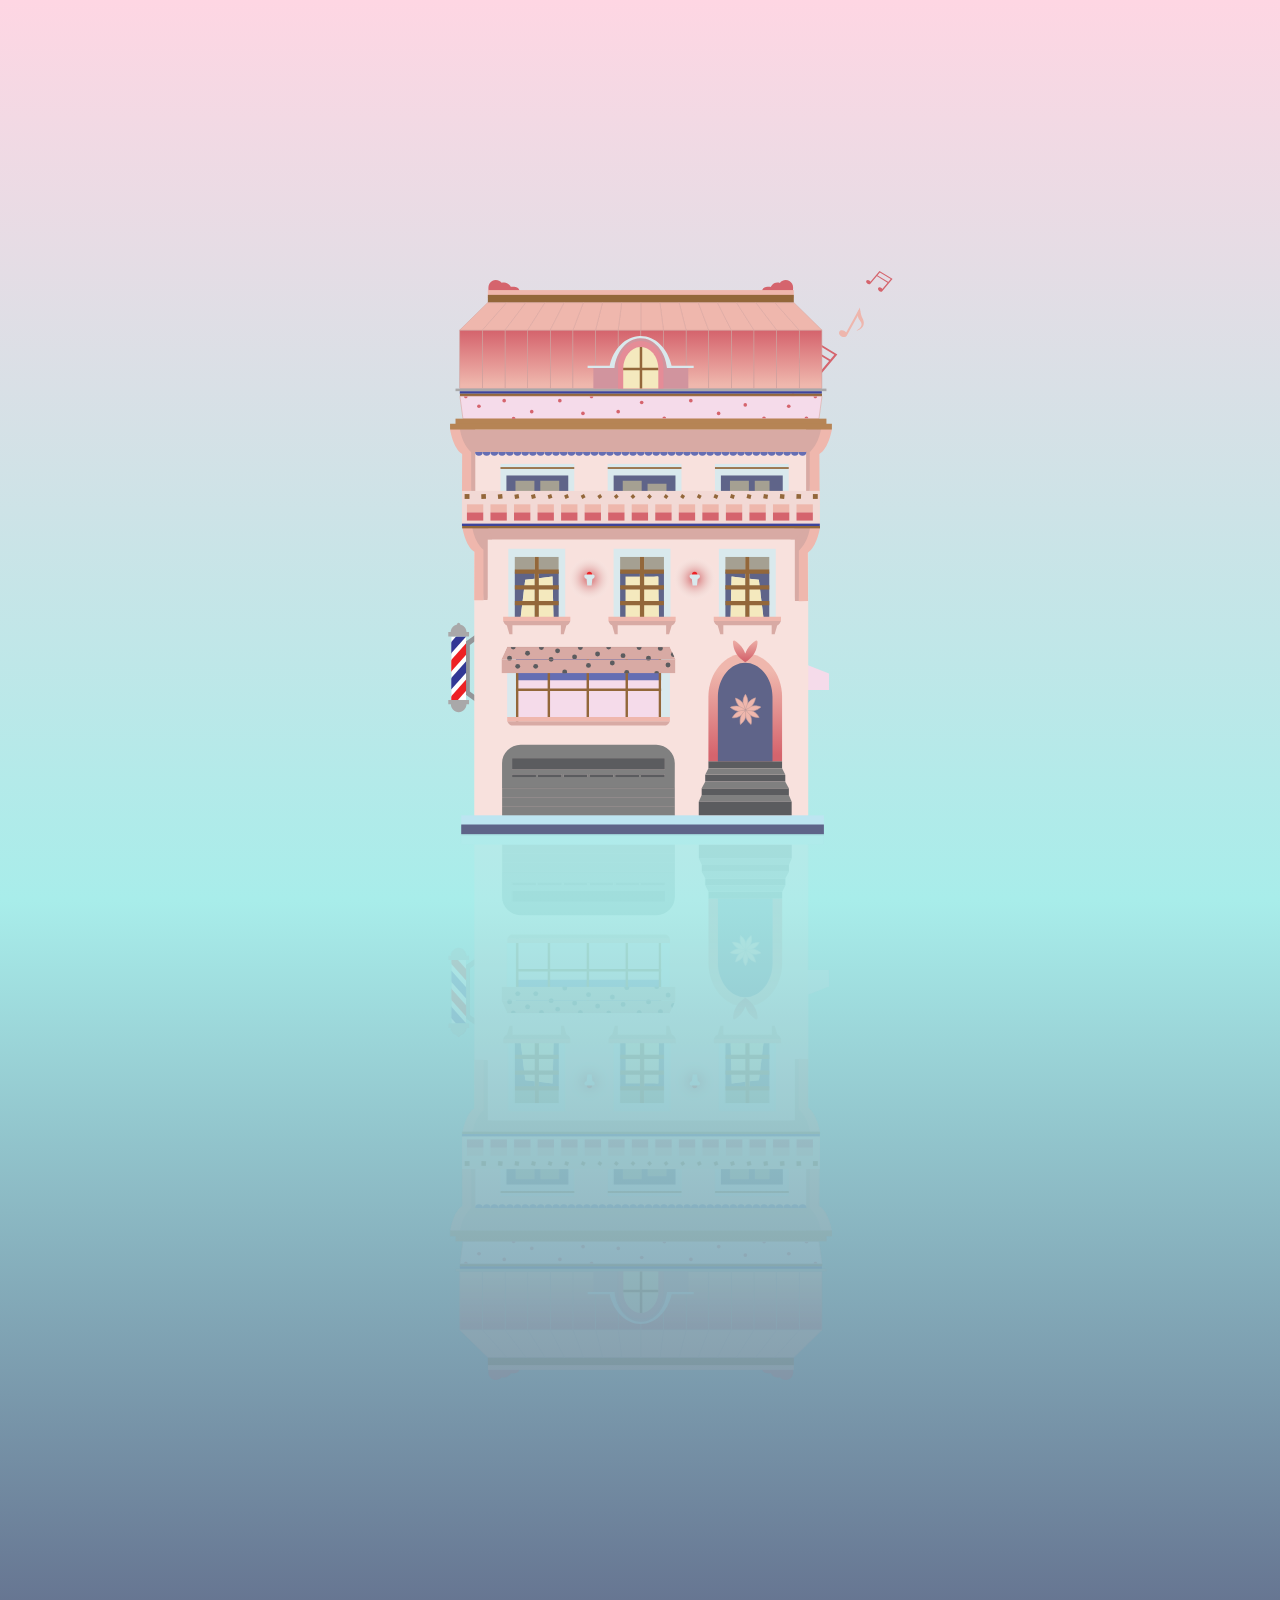
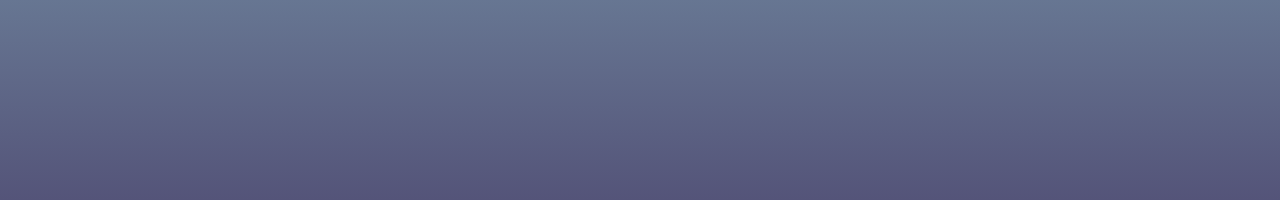
<file: index.html>
<!DOCTYPE html>
<html lang="ko">
<head>
    <meta charset="UTF-8">
    <meta http-equiv="X-UA-Compatible" content="IE=edge">
    <meta name="viewport" content="width=device-width, initial-scale=1.0">
    <title>shearMadness</title>
    <link rel="stylesheet" href="css/style.css">
    <link rel="icon" type="image/png" sizes="16x16" href="./favicon/favicon-16x16.png">
    <script defer src="script/main.js"></script>
</head>
<body>
    <section id="scene1">
        <h2 class="hidden">쉬어매드니스 메인 페이지</h2>
        <article class="scene1-content">
            <img src="img/cloud1.svg" alt="배경 구름 사진1" draggable="false" class="cloud cloud1">
            <img src="img/cloud2.svg" alt="배경 구름 사진2" draggable="false" class="cloud cloud2">
            <img src="img/cloud3.svg" alt="배경 구름 사진3" draggable="false" class="cloud cloud3">
            <ul class="notes">
                <li>
                    <img src="img/note1.svg" alt="음표 이미지 1" class="note note1">
                </li>
                <li>
                    <img src="img/note2.svg" alt="음표 이미지 2" class="note note2">
                </li>
                <li>
                    <img src="img/note1.svg" alt="음표 이미지 3" class="note note3">
                </li>
                <li>
                    <img src="img/note2.svg" alt="음표 이미지 4" class="note note4">
                </li>
            </ul>
            <ul class="scroll-arrow">
                <li></li>
                <li></li>
                <li></li>
            </ul>
        </article>
    </section>
    <section id="scene2">
        <h2 class="hidden">쉬어매드니스 줄거리 페이지</h2>
        <article class="scene2-content">
            <h1 class="title">
                <span>shear Madness</span>
            </h1>
            <img src="img/shearMadness.svg" alt="쉬어매드니스 미용실 사진" draggable="false" class="salon1">
            <img src="img/shearMadness.svg" alt="쉬어매드니스 미용실 그림자 사진" draggable="false" class="salon2">
            <img src="img/back.svg" alt="" class="liquid">
            <div class="story">
                <p class="story-typing"></p>
            </div>
            <div class="next">
                <a href="html/suspect.html">
                    <img src="img/next.svg" alt="">
                    <p>NEXT</p>
                </a>
            </div>
        </article>
    </section>
</body>
</html>
</file>
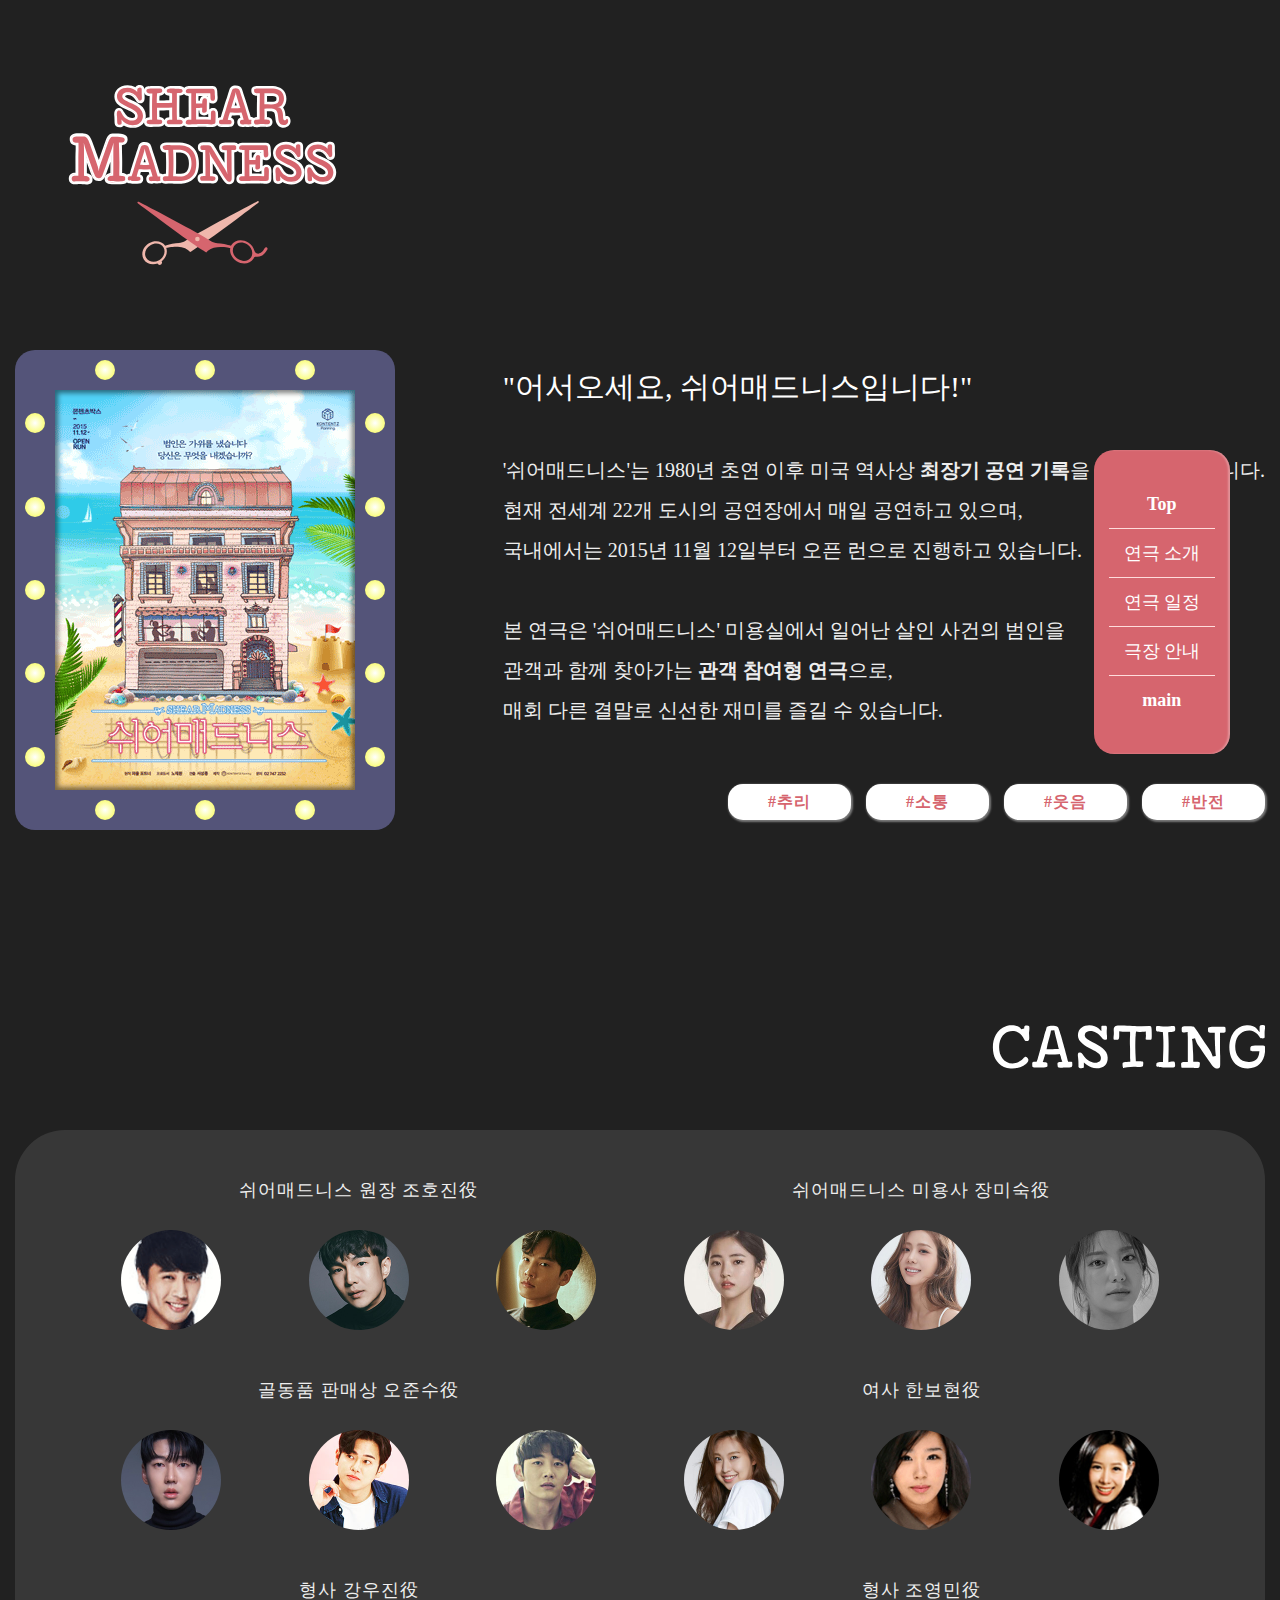
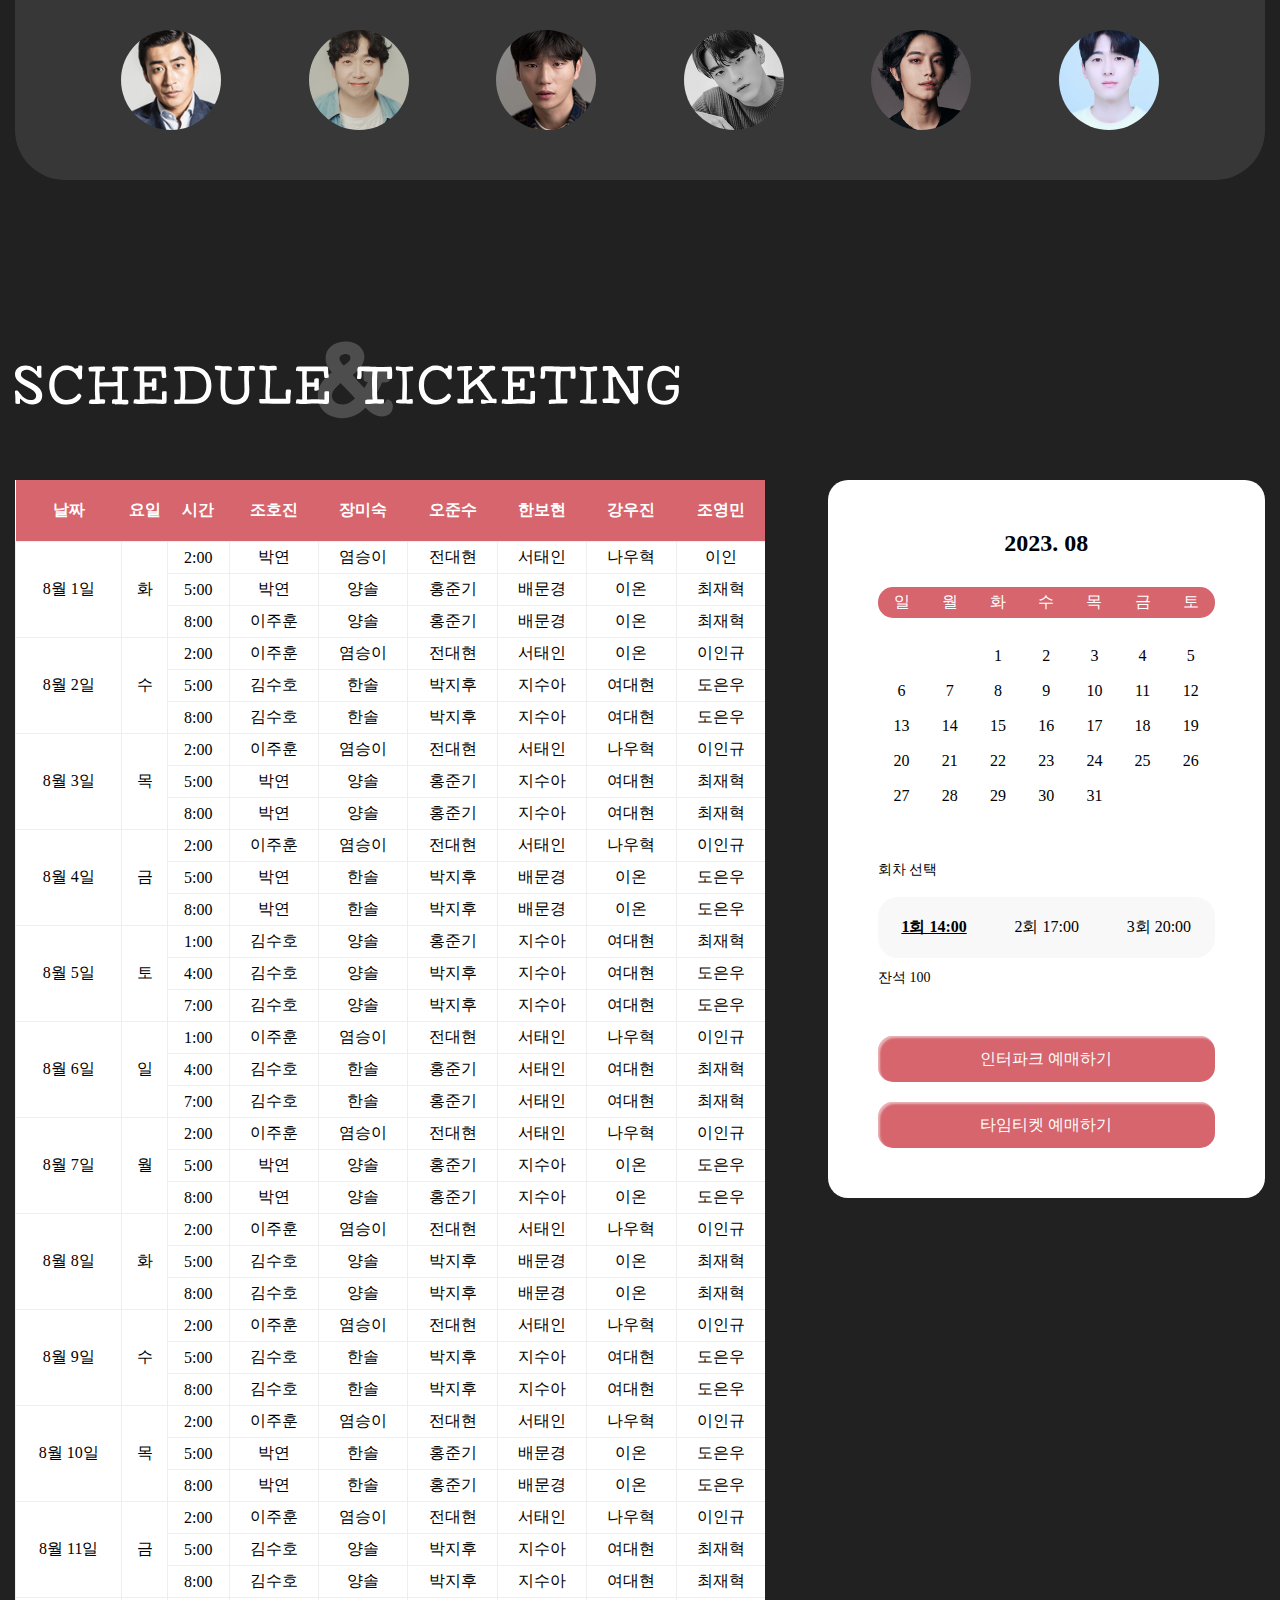
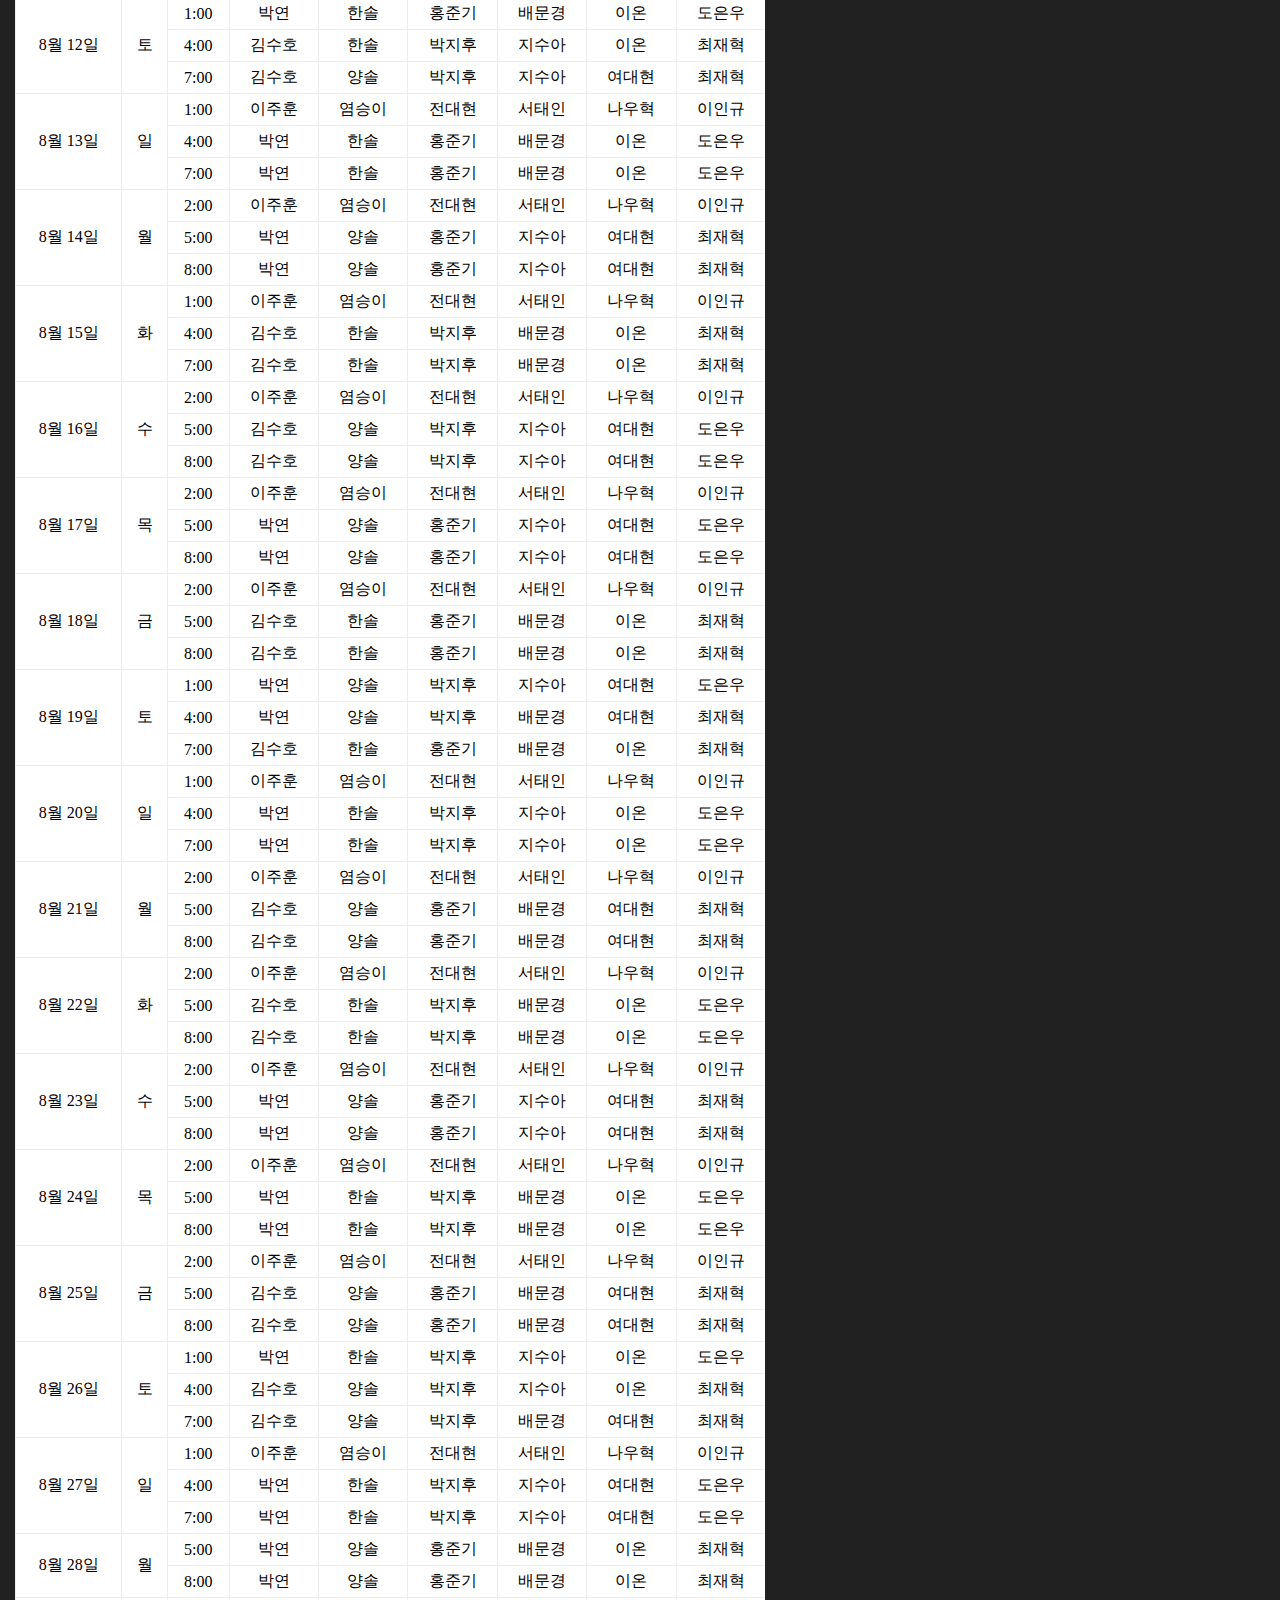
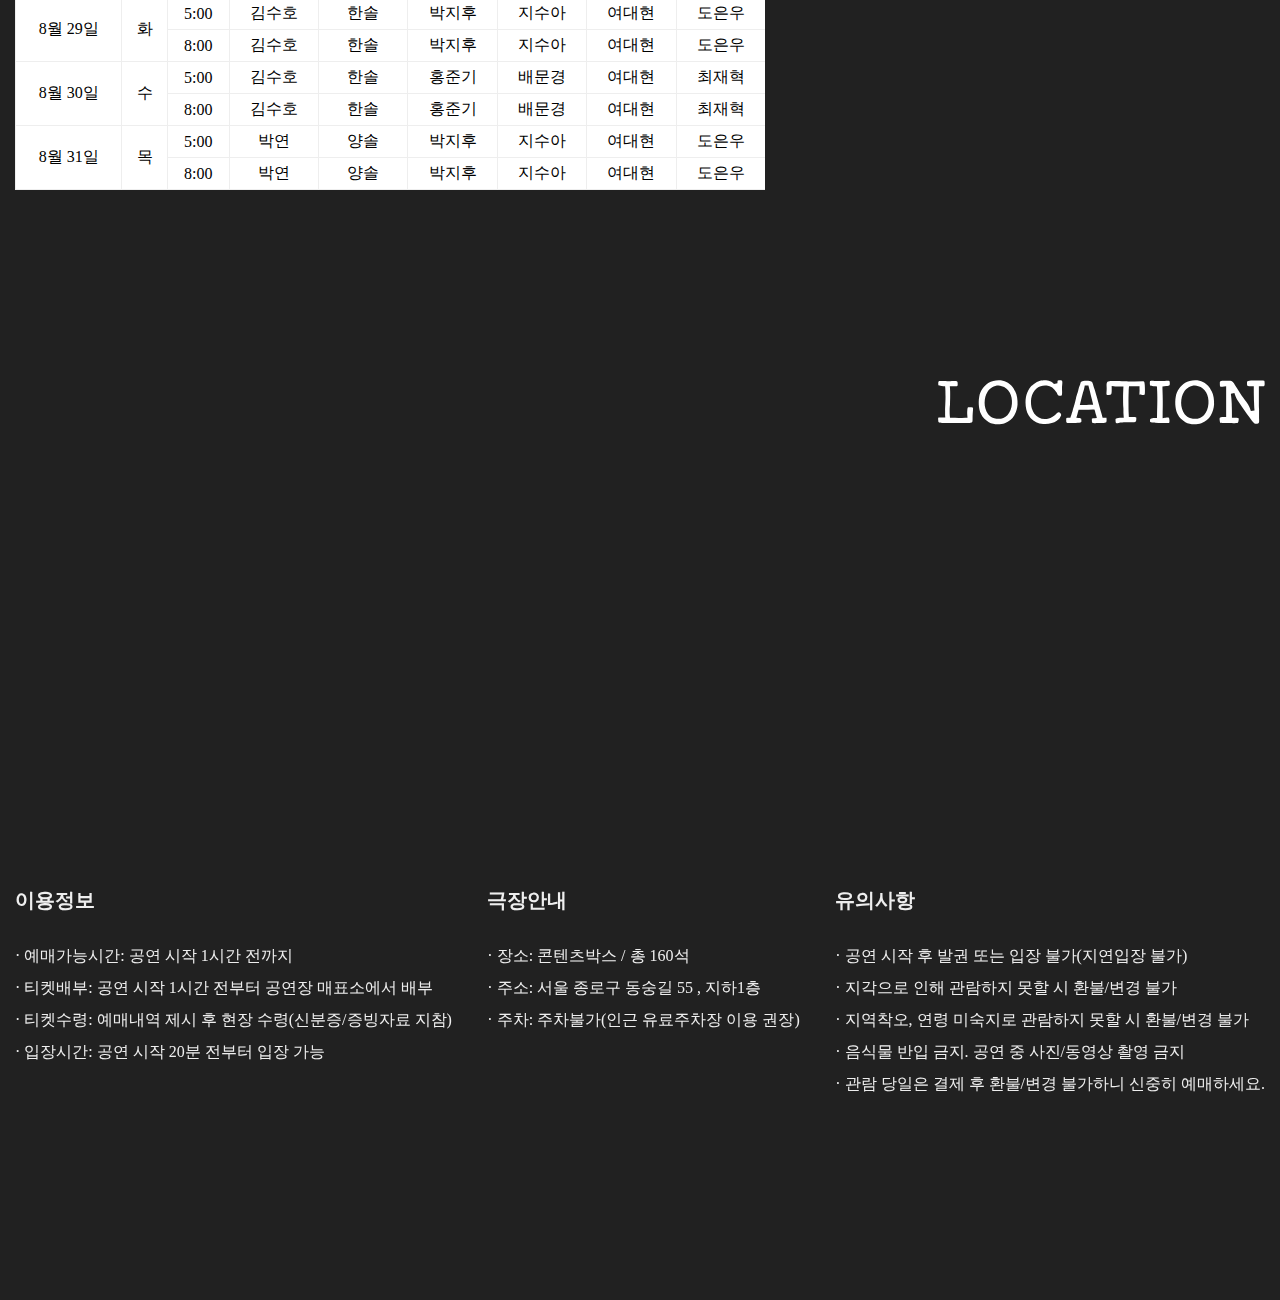
<file: html/info.html>
<!DOCTYPE html>
<html lang="en">
<head>
    <meta charset="UTF-8">
    <meta name="viewport" content="width=device-width, initial-scale=1.0">
    <title>shearMadness</title>
    <link rel="stylesheet" href="../css/style.css">
    <link rel="icon" type="image/png" sizes="16x16" href="../favicon/favicon-16x16.png">
    <script defer src="../script/info.js"></script>
    <script type="text/javascript" src="//dapi.kakao.com/v2/maps/sdk.js?appkey=57a8f8f5d73e57cbff851e98074433b0"></script>
</head>
<body>
    <section id="info">
        <h1 class="hidden">연극 소개 페이지</h1>
        <div class="info-inner">
            <article class="information">
                <h2><a href="../index.html"><img src="../img/logo.svg" alt=""></a></h2>
                <div class="explain">
                    <div class="poster">
                        <div class="light">
                            <div class="light-line">
                                <span></span>
                                <span></span>
                            </div>
                        </div>
                        <img src="../img/poster.gif" alt="">
                        <ul class="top-line">
                            <li></li>
                            <li></li>
                            <li></li>
                        </ul>
                        <ul class="left-line">
                            <li></li>
                            <li></li>
                            <li></li>
                            <li></li>
                            <li></li>
                        </ul>
                        <ul class="bottom-line">
                            <li></li>
                            <li></li>
                            <li></li>
                        </ul>
                        <ul class="right-line">
                            <li></li>
                            <li></li>
                            <li></li>
                            <li></li>
                            <li></li>
                        </ul>
                    </div>
                    <p><span>"어서오세요, 쉬어매드니스입니다!"</span><br><br>
                        '쉬어매드니스'는 1980년 초연 이후 미국 역사상 <span>최장기 공연 기록</span>을 보유한 연극입니다.<br>
                        현재 전세계 22개 도시의 공연장에서 매일 공연하고 있으며,<br>
                        국내에서는 2015년 11월 12일부터 오픈 런으로 진행하고 있습니다.
                        <br><br>
                        본 연극은 '쉬어매드니스' 미용실에서 일어난 살인 사건의 범인을<br>
                        관객과 함께 찾아가는 <span>관객 참여형 연극</span>으로,<br>
                        매회 다른 결말로 신선한 재미를 즐길 수 있습니다.
                    </p>
                    <ul class="keyword">
                        <li>#추리</li>
                        <li>#소통</li>
                        <li>#웃음</li>
                        <li>#반전</li>
                    </ul>
                </div>
                <div class="casting">
                    <h2><img src="../img/casting-title.svg" alt=""></h2>
                    <ul class="casting-value">
                        <li>
                            <ul class="jo">
                                <li>
                                    <div class="casting-circle"><img src="../img/casting/jo1_lee.gif" alt=""></div>
                                    <p>이주훈</p>
                                </li>
                                <li>
                                    <div class="casting-circle"><img src="../img/casting/jo2_park.gif" alt=""></div>
                                    <p>박연</p>
                                </li>
                                <li>
                                    <div class="casting-circle"><img src="../img/casting/jo3_kim.gif" alt=""></div>
                                    <p>김수호</p>
                                </li>
                            </ul>
                            <ul class="jang">
                                <li>
                                    <div class="casting-circle"><img src="../img/casting/jang1_yang.gif" alt=""></div>
                                    <p>양 솔</p>
                                </li>
                                <li>
                                    <div class="casting-circle"><img src="../img/casting/jang2_han.gif" alt=""></div>
                                    <p>한 솔</p>
                                </li>
                                <li>
                                    <div class="casting-circle"><img src="../img/casting/jang3_yeom.gif" alt=""></div>
                                    <p>염승이</p>
                                </li>
                            </ul>
                        </li>
                        <li>
                            <ul class="oh">
                                <li>
                                    <div class="casting-circle"><img src="../img/casting/oh1_park.gif" alt=""></div>
                                    <p>박지후</p>
                                </li>
                                <li>
                                    <div class="casting-circle"><img src="../img/casting/oh2_jeon.gif" alt=""></div>
                                    <p>전대현</p>
                                </li>
                                <li>
                                    <div class="casting-circle"><img src="../img/casting/oh3_hong.gif" alt=""></div>
                                    <p>홍준기</p>
                                </li>
                            </ul>
                            <ul class="han">
                                <li>
                                    <div class="casting-circle"><img src="../img/casting/han1_seo.gif" alt=""></div>
                                    <p>서태인</p>
                                </li>
                                <li>
                                    <div class="casting-circle"><img src="../img/casting/han2_ji.gif" alt=""></div>
                                    <p>지수아</p>
                                </li>
                                <li>
                                    <div class="casting-circle"><img src="../img/casting/han3_bae.gif" alt=""></div>
                                    <p>배문경</p>
                                </li>
                            </ul>
                        </li>
                        <li>
                            <ul class="gang">
                                <li>
                                    <div class="casting-circle"><img src="../img/casting/gang_na1.gif" alt=""></div>
                                    <p>나우혁</p>
                                </li>
                                <li>
                                    <div class="casting-circle"><img src="../img/casting/gang2_lee.gif" alt=""></div>
                                    <p>이 온</p>
                                </li>
                                <li>
                                    <div class="casting-circle"><img src="../img/casting/gang3_yeo.gif" alt=""></div>
                                    <p>여대현</p>
                                </li>
                            </ul>
                            <ul class="young">
                                <li>
                                    <div class="casting-circle"><img src="../img/casting/young1_choi.gif" alt=""></div>
                                    <p>최재혁</p>
                                </li>
                                <li>
                                    <div class="casting-circle"><img src="../img/casting/young2_do.gif" alt=""></div>
                                    <p>도은우</p>
                                </li>
                                <li>
                                    <div class="casting-circle"><img src="../img/casting/young3_lee.gif" alt=""></div>
                                    <p>이인규</p>
                                </li>
                            </ul>
                        </li>
                    </ul>
                </div>
            </article>
            <article class="schedule">
                <h2><img src="../img/scheduleticketing-title.svg" alt=""></h2>
                <div class="schedule-wrap">
                    <table class="schedule-table">
                        <caption class="hidden">쉬어매드니스 스케줄 테이블</caption>
                        <thead>
                            <tr>
                                <th>날짜</th>
                                <th>요일</th>
                                <th>시간</th>
                                <th>조호진</th>
                                <th>장미숙</th>
                                <th>오준수</th>
                                <th>한보현</th>
                                <th>강우진</th>
                                <th>조영민</th>
                            </tr>
                        </thead>
                        <tbody>
                            <tr>
                                <td rowspan="3">8월 1일</td>
                                <td rowspan="3">화</td>
                                <td>2:00</td>
                                <td>박연</td>
                                <td>염승이</td>
                                <td>전대현</td>
                                <td>서태인</td>
                                <td>나우혁</td>
                                <td>이인</td>
                            </tr>
                            <tr>
                                <td>5:00</td>
                                <td>박연</td>
                                <td>양솔</td>
                                <td>홍준기</td>
                                <td>배문경</td>
                                <td>이온</td>
                                <td>최재혁</td>
                            </tr>
                            <tr>
                                <td>8:00</td>
                                <td>이주훈</td>
                                <td>양솔</td>
                                <td>홍준기</td>
                                <td>배문경</td>
                                <td>이온</td>
                                <td>최재혁</td>
                            </tr>
                            <tr>
                                <td rowspan="3">8월 2일</td>
                                <td rowspan="3">수</td>
                                <td>2:00</td>
                                <td>이주훈</td>
                                <td>염승이</td>
                                <td>전대현</td>
                                <td>서태인</td>
                                <td>이온</td>
                                <td>이인규</td>
                            </tr>
                            <tr>
                                <td>5:00</td>
                                <td>김수호</td>
                                <td>한솔</td>
                                <td>박지후</td>
                                <td>지수아</td>
                                <td>여대현</td>
                                <td>도은우</td>
                            </tr>
                            <tr>
                                <td>8:00</td>
                                <td>김수호</td>
                                <td>한솔</td>
                                <td>박지후</td>
                                <td>지수아</td>
                                <td>여대현</td>
                                <td>도은우</td>
                            </tr>
                            <tr>
                                <td rowspan="3">8월 3일</td>
                                <td rowspan="3">목</td>
                                <td>2:00</td>
                                <td>이주훈</td>
                                <td>염승이</td>
                                <td>전대현</td>
                                <td>서태인</td>
                                <td>나우혁</td>
                                <td>이인규</td>
                            </tr>
                            <tr>
                                <td>5:00</td>
                                <td>박연</td>
                                <td>양솔</td>
                                <td>홍준기</td>
                                <td>지수아</td>
                                <td>여대현</td>
                                <td>최재혁</td>
                            </tr>
                            <tr>
                                <td>8:00</td>
                                <td>박연</td>
                                <td>양솔</td>
                                <td>홍준기</td>
                                <td>지수아</td>
                                <td>여대현</td>
                                <td>최재혁</td>
                            </tr>
                            <tr>
                                <td rowspan="3">8월 4일</td>
                                <td rowspan="3">금</td>
                                <td>2:00</td>
                                <td>이주훈</td>
                                <td>염승이</td>
                                <td>전대현</td>
                                <td>서태인</td>
                                <td>나우혁</td>
                                <td>이인규</td>
                            </tr>
                            <tr>
                                <td>5:00</td>
                                <td>박연</td>
                                <td>한솔</td>
                                <td>박지후</td>
                                <td>배문경</td>
                                <td>이온</td>
                                <td>도은우</td>
                            </tr>
                            <tr>
                                <td>8:00</td>
                                <td>박연</td>
                                <td>한솔</td>
                                <td>박지후</td>
                                <td>배문경</td>
                                <td>이온</td>
                                <td>도은우</td>
                            </tr>
                            <tr>
                                <td rowspan="3">8월 5일</td>
                                <td rowspan="3">토</td>
                                <td>1:00</td>
                                <td>김수호</td>
                                <td>양솔</td>
                                <td>홍준기</td>
                                <td>지수아</td>
                                <td>여대현</td>
                                <td>최재혁</td>
                            </tr>
                            <tr>
                                <td>4:00</td>
                                <td>김수호</td>
                                <td>양솔</td>
                                <td>박지후</td>
                                <td>지수아</td>
                                <td>여대현</td>
                                <td>도은우</td>
                            </tr>
                            <tr>
                                <td>7:00</td>
                                <td>김수호</td>
                                <td>양솔</td>
                                <td>박지후</td>
                                <td>지수아</td>
                                <td>여대현</td>
                                <td>도은우</td>
                            </tr>
                            <tr>
                                <td rowspan="3">8월 6일</td>
                                <td rowspan="3">일</td>
                                <td>1:00</td>
                                <td>이주훈</td>
                                <td>염승이</td>
                                <td>전대현</td>
                                <td>서태인</td>
                                <td>나우혁</td>
                                <td>이인규</td>
                            </tr>
                            <tr>
                                <td>4:00</td>
                                <td>김수호</td>
                                <td>한솔</td>
                                <td>홍준기</td>
                                <td>서태인</td>
                                <td>여대현</td>
                                <td>최재혁</td>
                            </tr>
                            <tr>
                                <td>7:00</td>
                                <td>김수호</td>
                                <td>한솔</td>
                                <td>홍준기</td>
                                <td>서태인</td>
                                <td>여대현</td>
                                <td>최재혁</td>
                            </tr>
                            <tr>
                                <td rowspan="3">8월 7일</td>
                                <td rowspan="3">월</td>
                                <td>2:00</td>
                                <td>이주훈</td>
                                <td>염승이</td>
                                <td>전대현</td>
                                <td>서태인</td>
                                <td>나우혁</td>
                                <td>이인규</td>
                            </tr>
                            <tr>
                                <td>5:00</td>
                                <td>박연</td>
                                <td>양솔</td>
                                <td>홍준기</td>
                                <td>지수아</td>
                                <td>이온</td>
                                <td>도은우</td>
                            </tr>
                            <tr>
                                <td>8:00</td>
                                <td>박연</td>
                                <td>양솔</td>
                                <td>홍준기</td>
                                <td>지수아</td>
                                <td>이온</td>
                                <td>도은우</td>
                            </tr>
                            <tr>
                                <td rowspan="3">8월 8일</td>
                                <td rowspan="3">화</td>
                                <td>2:00</td>
                                <td>이주훈</td>
                                <td>염승이</td>
                                <td>전대현</td>
                                <td>서태인</td>
                                <td>나우혁</td>
                                <td>이인규</td>
                            </tr>
                            <tr>
                                <td>5:00</td>
                                <td>김수호</td>
                                <td>양솔</td>
                                <td>박지후</td>
                                <td>배문경</td>
                                <td>이온</td>
                                <td>최재혁</td>
                            </tr>
                            <tr>
                                <td>8:00</td>
                                <td>김수호</td>
                                <td>양솔</td>
                                <td>박지후</td>
                                <td>배문경</td>
                                <td>이온</td>
                                <td>최재혁</td>
                            </tr>
                            <tr>
                                <td rowspan="3">8월 9일</td>
                                <td rowspan="3">수</td>
                                <td>2:00</td>
                                <td>이주훈</td>
                                <td>염승이</td>
                                <td>전대현</td>
                                <td>서태인</td>
                                <td>나우혁</td>
                                <td>이인규</td>
                            </tr>
                            <tr>
                                <td>5:00</td>
                                <td>김수호</td>
                                <td>한솔</td>
                                <td>박지후</td>
                                <td>지수아</td>
                                <td>여대현</td>
                                <td>도은우</td>
                            </tr>
                            <tr>
                                <td>8:00</td>
                                <td>김수호</td>
                                <td>한솔</td>
                                <td>박지후</td>
                                <td>지수아</td>
                                <td>여대현</td>
                                <td>도은우</td>
                            </tr>
                            <tr>
                                <td rowspan="3">8월 10일</td>
                                <td rowspan="3">목</td>
                                <td>2:00</td>
                                <td>이주훈</td>
                                <td>염승이</td>
                                <td>전대현</td>
                                <td>서태인</td>
                                <td>나우혁</td>
                                <td>이인규</td>
                            </tr>
                            <tr>
                                <td>5:00</td>
                                <td>박연</td>
                                <td>한솔</td>
                                <td>홍준기</td>
                                <td>배문경</td>
                                <td>이온</td>
                                <td>도은우</td>
                            </tr>
                            <tr>
                                <td>8:00</td>
                                <td>박연</td>
                                <td>한솔</td>
                                <td>홍준기</td>
                                <td>배문경</td>
                                <td>이온</td>
                                <td>도은우</td>
                            </tr>
                            <tr>
                                <td rowspan="3">8월 11일</td>
                                <td rowspan="3">금</td>
                                <td>2:00</td>
                                <td>이주훈</td>
                                <td>염승이</td>
                                <td>전대현</td>
                                <td>서태인</td>
                                <td>나우혁</td>
                                <td>이인규</td>
                            </tr>
                            <tr>
                                <td>5:00</td>
                                <td>김수호</td>
                                <td>양솔</td>
                                <td>박지후</td>
                                <td>지수아</td>
                                <td>여대현</td>
                                <td>최재혁</td>
                            </tr>
                            <tr>
                                <td>8:00</td>
                                <td>김수호</td>
                                <td>양솔</td>
                                <td>박지후</td>
                                <td>지수아</td>
                                <td>여대현</td>
                                <td>최재혁</td>
                            </tr>
                            <tr>
                                <td rowspan="3">8월 12일</td>
                                <td rowspan="3">토</td>
                                <td>1:00</td>
                                <td>박연</td>
                                <td>한솔</td>
                                <td>홍준기</td>
                                <td>배문경</td>
                                <td>이온</td>
                                <td>도은우</td>
                            </tr>
                            <tr>
                                <td>4:00</td>
                                <td>김수호</td>
                                <td>한솔</td>
                                <td>박지후</td>
                                <td>지수아</td>
                                <td>이온</td>
                                <td>최재혁</td>
                            </tr>
                            <tr>
                                <td>7:00</td>
                                <td>김수호</td>
                                <td>양솔</td>
                                <td>박지후</td>
                                <td>지수아</td>
                                <td>여대현</td>
                                <td>최재혁</td>
                            </tr>
                            <tr>
                                <td rowspan="3">8월 13일</td>
                                <td rowspan="3">일</td>
                                <td>1:00</td>
                                <td>이주훈</td>
                                <td>염승이</td>
                                <td>전대현</td>
                                <td>서태인</td>
                                <td>나우혁</td>
                                <td>이인규</td>
                            </tr>
                            <tr>
                                <td>4:00</td>
                                <td>박연</td>
                                <td>한솔</td>
                                <td>홍준기</td>
                                <td>배문경</td>
                                <td>이온</td>
                                <td>도은우</td>
                            </tr>
                            <tr>
                                <td>7:00</td>
                                <td>박연</td>
                                <td>한솔</td>
                                <td>홍준기</td>
                                <td>배문경</td>
                                <td>이온</td>
                                <td>도은우</td>
                            </tr>
                            <tr>
                                <td rowspan="3">8월 14일</td>
                                <td rowspan="3">월</td>
                                <td>2:00</td>
                                <td>이주훈</td>
                                <td>염승이</td>
                                <td>전대현</td>
                                <td>서태인</td>
                                <td>나우혁</td>
                                <td>이인규</td>
                            </tr>
                            <tr>
                                <td>5:00</td>
                                <td>박연</td>
                                <td>양솔</td>
                                <td>홍준기</td>
                                <td>지수아</td>
                                <td>여대현</td>
                                <td>최재혁</td>
                            </tr>
                            <tr>
                                <td>8:00</td>
                                <td>박연</td>
                                <td>양솔</td>
                                <td>홍준기</td>
                                <td>지수아</td>
                                <td>여대현</td>
                                <td>최재혁</td>
                            </tr>
                            <tr>
                                <td rowspan="3">8월 15일</td>
                                <td rowspan="3">화</td>
                                <td>1:00</td>
                                <td>이주훈</td>
                                <td>염승이</td>
                                <td>전대현</td>
                                <td>서태인</td>
                                <td>나우혁</td>
                                <td>이인규</td>
                            </tr>
                            <tr>
                                <td>4:00</td>
                                <td>김수호</td>
                                <td>한솔</td>
                                <td>박지후</td>
                                <td>배문경</td>
                                <td>이온</td>
                                <td>최재혁</td>
                            </tr>
                            <tr>
                                <td>7:00</td>
                                <td>김수호</td>
                                <td>한솔</td>
                                <td>박지후</td>
                                <td>배문경</td>
                                <td>이온</td>
                                <td>최재혁</td>
                            </tr>
                            <tr>
                                <td rowspan="3">8월 16일</td>
                                <td rowspan="3">수</td>
                                <td>2:00</td>
                                <td>이주훈</td>
                                <td>염승이</td>
                                <td>전대현</td>
                                <td>서태인</td>
                                <td>나우혁</td>
                                <td>이인규</td>
                            </tr>
                            <tr>
                                <td>5:00</td>
                                <td>김수호</td>
                                <td>양솔</td>
                                <td>박지후</td>
                                <td>지수아</td>
                                <td>여대현</td>
                                <td>도은우</td>
                            </tr>
                            <tr>
                                <td>8:00</td>
                                <td>김수호</td>
                                <td>양솔</td>
                                <td>박지후</td>
                                <td>지수아</td>
                                <td>여대현</td>
                                <td>도은우</td>
                            </tr>
                            <tr>
                                <td rowspan="3">8월 17일</td>
                                <td rowspan="3">목</td>
                                <td>2:00</td>
                                <td>이주훈</td>
                                <td>염승이</td>
                                <td>전대현</td>
                                <td>서태인</td>
                                <td>나우혁</td>
                                <td>이인규</td>
                            </tr>
                            <tr>
                                <td>5:00</td>
                                <td>박연</td>
                                <td>양솔</td>
                                <td>홍준기</td>
                                <td>지수아</td>
                                <td>여대현</td>
                                <td>도은우</td>
                            </tr>
                            <tr>
                                <td>8:00</td>
                                <td>박연</td>
                                <td>양솔</td>
                                <td>홍준기</td>
                                <td>지수아</td>
                                <td>여대현</td>
                                <td>도은우</td>
                            </tr>
                            <tr>
                                <td rowspan="3">8월 18일</td>
                                <td rowspan="3">금</td>
                                <td>2:00</td>
                                <td>이주훈</td>
                                <td>염승이</td>
                                <td>전대현</td>
                                <td>서태인</td>
                                <td>나우혁</td>
                                <td>이인규</td>
                            </tr>
                            <tr>
                                <td>5:00</td>
                                <td>김수호</td>
                                <td>한솔</td>
                                <td>홍준기</td>
                                <td>배문경</td>
                                <td>이온</td>
                                <td>최재혁</td>
                            </tr>
                            <tr>
                                <td>8:00</td>
                                <td>김수호</td>
                                <td>한솔</td>
                                <td>홍준기</td>
                                <td>배문경</td>
                                <td>이온</td>
                                <td>최재혁</td>
                            </tr>
                            <tr>
                                <td rowspan="3">8월 19일</td>
                                <td rowspan="3">토</td>
                                <td>1:00</td>
                                <td>박연</td>
                                <td>양솔</td>
                                <td>박지후</td>
                                <td>지수아</td>
                                <td>여대현</td>
                                <td>도은우</td>
                            </tr>
                            <tr>
                                <td>4:00</td>
                                <td>박연</td>
                                <td>양솔</td>
                                <td>박지후</td>
                                <td>배문경</td>
                                <td>여대현</td>
                                <td>최재혁</td>
                            </tr>
                            <tr>
                                <td>7:00</td>
                                <td>김수호</td>
                                <td>한솔</td>
                                <td>홍준기</td>
                                <td>배문경</td>
                                <td>이온</td>
                                <td>최재혁</td>
                            </tr>
                            <tr>
                                <td rowspan="3">8월 20일</td>
                                <td rowspan="3">일</td>
                                <td>1:00</td>
                                <td>이주훈</td>
                                <td>염승이</td>
                                <td>전대현</td>
                                <td>서태인</td>
                                <td>나우혁</td>
                                <td>이인규</td>
                            </tr>
                            <tr>
                                <td>4:00</td>
                                <td>박연</td>
                                <td>한솔</td>
                                <td>박지후</td>
                                <td>지수아</td>
                                <td>이온</td>
                                <td>도은우</td>
                            </tr>
                            <tr>
                                <td>7:00</td>
                                <td>박연</td>
                                <td>한솔</td>
                                <td>박지후</td>
                                <td>지수아</td>
                                <td>이온</td>
                                <td>도은우</td>
                            </tr>
                            <tr>
                                <td rowspan="3">8월 21일</td>
                                <td rowspan="3">월</td>
                                <td>2:00</td>
                                <td>이주훈</td>
                                <td>염승이</td>
                                <td>전대현</td>
                                <td>서태인</td>
                                <td>나우혁</td>
                                <td>이인규</td>
                            </tr>
                            <tr>
                                <td>5:00</td>
                                <td>김수호</td>
                                <td>양솔</td>
                                <td>홍준기</td>
                                <td>배문경</td>
                                <td>여대현</td>
                                <td>최재혁</td>
                            </tr>
                            <tr>
                                <td>8:00</td>
                                <td>김수호</td>
                                <td>양솔</td>
                                <td>홍준기</td>
                                <td>배문경</td>
                                <td>여대현</td>
                                <td>최재혁</td>
                            </tr>
                            <tr>
                                <td rowspan="3">8월 22일</td>
                                <td rowspan="3">화</td>
                                <td>2:00</td>
                                <td>이주훈</td>
                                <td>염승이</td>
                                <td>전대현</td>
                                <td>서태인</td>
                                <td>나우혁</td>
                                <td>이인규</td>
                            </tr>
                            <tr>
                                <td>5:00</td>
                                <td>김수호</td>
                                <td>한솔</td>
                                <td>박지후</td>
                                <td>배문경</td>
                                <td>이온</td>
                                <td>도은우</td>
                            </tr>
                            <tr>
                                <td>8:00</td>
                                <td>김수호</td>
                                <td>한솔</td>
                                <td>박지후</td>
                                <td>배문경</td>
                                <td>이온</td>
                                <td>도은우</td>
                            </tr>
                            <tr>
                                <td rowspan="3">8월 23일</td>
                                <td rowspan="3">수</td>
                                <td>2:00</td>
                                <td>이주훈</td>
                                <td>염승이</td>
                                <td>전대현</td>
                                <td>서태인</td>
                                <td>나우혁</td>
                                <td>이인규</td>
                            </tr>
                            <tr>
                                <td>5:00</td>
                                <td>박연</td>
                                <td>양솔</td>
                                <td>홍준기</td>
                                <td>지수아</td>
                                <td>여대현</td>
                                <td>최재혁</td>
                            </tr>
                            <tr>
                                <td>8:00</td>
                                <td>박연</td>
                                <td>양솔</td>
                                <td>홍준기</td>
                                <td>지수아</td>
                                <td>여대현</td>
                                <td>최재혁</td>
                            </tr>
                            <tr>
                                <td rowspan="3">8월 24일</td>
                                <td rowspan="3">목</td>
                                <td>2:00</td>
                                <td>이주훈</td>
                                <td>염승이</td>
                                <td>전대현</td>
                                <td>서태인</td>
                                <td>나우혁</td>
                                <td>이인규</td>
                            </tr>
                            <tr>
                                <td>5:00</td>
                                <td>박연</td>
                                <td>한솔</td>
                                <td>박지후</td>
                                <td>배문경</td>
                                <td>이온</td>
                                <td>도은우</td>
                            </tr>
                            <tr>
                                <td>8:00</td>
                                <td>박연</td>
                                <td>한솔</td>
                                <td>박지후</td>
                                <td>배문경</td>
                                <td>이온</td>
                                <td>도은우</td>
                            </tr>
                            <tr>
                                <td rowspan="3">8월 25일</td>
                                <td rowspan="3">금</td>
                                <td>2:00</td>
                                <td>이주훈</td>
                                <td>염승이</td>
                                <td>전대현</td>
                                <td>서태인</td>
                                <td>나우혁</td>
                                <td>이인규</td>
                            </tr>
                            <tr>
                                <td>5:00</td>
                                <td>김수호</td>
                                <td>양솔</td>
                                <td>홍준기</td>
                                <td>배문경</td>
                                <td>여대현</td>
                                <td>최재혁</td>
                            </tr>
                            <tr>
                                <td>8:00</td>
                                <td>김수호</td>
                                <td>양솔</td>
                                <td>홍준기</td>
                                <td>배문경</td>
                                <td>여대현</td>
                                <td>최재혁</td>
                            </tr>
                            <tr>
                                <td rowspan="3">8월 26일</td>
                                <td rowspan="3">토</td>
                                <td>1:00</td>
                                <td>박연</td>
                                <td>한솔</td>
                                <td>박지후</td>
                                <td>지수아</td>
                                <td>이온</td>
                                <td>도은우</td>
                            </tr>
                            <tr>
                                <td>4:00</td>
                                <td>김수호</td>
                                <td>양솔</td>
                                <td>박지후</td>
                                <td>지수아</td>
                                <td>이온</td>
                                <td>최재혁</td>
                            </tr>
                            <tr>
                                <td>7:00</td>
                                <td>김수호</td>
                                <td>양솔</td>
                                <td>박지후</td>
                                <td>배문경</td>
                                <td>여대현</td>
                                <td>최재혁</td>
                            </tr>
                            <tr>
                                <td rowspan="3">8월 27일</td>
                                <td rowspan="3">일</td>
                                <td>1:00</td>
                                <td>이주훈</td>
                                <td>염승이</td>
                                <td>전대현</td>
                                <td>서태인</td>
                                <td>나우혁</td>
                                <td>이인규</td>
                            </tr>
                            <tr>
                                <td>4:00</td>
                                <td>박연</td>
                                <td>한솔</td>
                                <td>박지후</td>
                                <td>지수아</td>
                                <td>여대현</td>
                                <td>도은우</td>
                            </tr>
                            <tr>
                                <td>7:00</td>
                                <td>박연</td>
                                <td>한솔</td>
                                <td>박지후</td>
                                <td>지수아</td>
                                <td>여대현</td>
                                <td>도은우</td>
                            </tr>
                            <tr>
                                <td rowspan="2">8월 28일</td>
                                <td rowspan="2">월</td>
                                <td>5:00</td>
                                <td>박연</td>
                                <td>양솔</td>
                                <td>홍준기</td>
                                <td>배문경</td>
                                <td>이온</td>
                                <td>최재혁</td>
                            </tr>
                            <tr>
                                <td>8:00</td>
                                <td>박연</td>
                                <td>양솔</td>
                                <td>홍준기</td>
                                <td>배문경</td>
                                <td>이온</td>
                                <td>최재혁</td>
                            </tr>
                            <tr>
                                <td rowspan="2">8월 29일</td>
                                <td rowspan="2">화</td>
                                <td>5:00</td>
                                <td>김수호</td>
                                <td>한솔</td>
                                <td>박지후</td>
                                <td>지수아</td>
                                <td>여대현</td>
                                <td>도은우</td>
                            </tr>
                            <tr>
                                <td>8:00</td>
                                <td>김수호</td>
                                <td>한솔</td>
                                <td>박지후</td>
                                <td>지수아</td>
                                <td>여대현</td>
                                <td>도은우</td>
                            </tr>
                            <tr>
                                <td rowspan="2">8월 30일</td>
                                <td rowspan="2">수</td>
                                <td>5:00</td>
                                <td>김수호</td>
                                <td>한솔</td>
                                <td>홍준기</td>
                                <td>배문경</td>
                                <td>여대현</td>
                                <td>최재혁</td>
                            </tr>
                            <tr>
                                <td>8:00</td>
                                <td>김수호</td>
                                <td>한솔</td>
                                <td>홍준기</td>
                                <td>배문경</td>
                                <td>여대현</td>
                                <td>최재혁</td>
                            </tr>
                            <tr>
                                <td rowspan="2">8월 31일</td>
                                <td rowspan="2">목</td>
                                <td>5:00</td>
                                <td>박연</td>
                                <td>양솔</td>
                                <td>박지후</td>
                                <td>지수아</td>
                                <td>여대현</td>
                                <td>도은우</td>
                            </tr>
                            <tr>
                                <td>8:00</td>
                                <td>박연</td>
                                <td>양솔</td>
                                <td>박지후</td>
                                <td>지수아</td>
                                <td>여대현</td>
                                <td>도은우</td>
                            </tr>
                        </tbody>
                    </table>
                    <div class="ticketing">
                        <h2>2023. 08</h2>
                        <ul class="dayoftheweek">
                            <li>일</li>
                            <li>월</li>
                            <li>화</li>
                            <li>수</li>
                            <li>목</li>
                            <li>금</li>
                            <li>토</li>
                        </ul>
                        <ul class="calendar">
                            <li>
                                <ul class="week week1">
                                    <li><a href="#;" class="click-none"></a></li>
                                    <li><a href="#;" class="click-none"></a></li>
                                    <li><a href="#;">1</a></li>
                                    <li><a href="#;">2</a></li>
                                    <li><a href="#;">3</a></li>
                                    <li><a href="#;">4</a></li>
                                    <li><a href="#;">5</a></li>
                                </ul>
                            </li>
                            <li>
                                <ul class="week week2">
                                    <li><a href="#;">6</a></li>
                                    <li><a href="#;">7</a></li>
                                    <li><a href="#;">8</a></li>
                                    <li><a href="#;">9</a></li>
                                    <li><a href="#;">10</a></li>
                                    <li><a href="#;">11</a></li>
                                    <li><a href="#;">12</a></li>
                                </ul>
                            </li>
                            <li>
                                <ul class="week week3">
                                    <li><a href="#;">13</a></li>
                                    <li><a href="#;">14</a></li>
                                    <li><a href="#;">15</a></li>
                                    <li><a href="#;">16</a></li>
                                    <li><a href="#;">17</a></li>
                                    <li><a href="#;">18</a></li>
                                    <li><a href="#;">19</a></li>
                                </ul>
                            </li>
                            <li>
                                <ul class="week week4">
                                    <li><a href="#;">20</a></li>
                                    <li><a href="#;">21</a></li>
                                    <li><a href="#;">22</a></li>
                                    <li><a href="#;">23</a></li>
                                    <li><a href="#;">24</a></li>
                                    <li><a href="#;">25</a></li>
                                    <li><a href="#;">26</a></li>
                                </ul>
                            </li>
                            <li>
                                <ul class="week week5">
                                    <li><a href="#;">27</a></li>
                                    <li><a href="#;">28</a></li>
                                    <li><a href="#;">29</a></li>
                                    <li><a href="#;">30</a></li>
                                    <li><a href="#;">31</a></li>
                                    <li><a href="#;" class="click-none"></a></li>
                                    <li><a href="#;" class="click-none"></a></li>
                                </ul>
                            </li>
                        </ul>
                        <div class="turn">
                            <p>회차 선택</p>
                            <ul class="weekday active">
                                <li><a href="#;" class="active">1회 14:00</a></li>
                                <li><a href="#;">2회 17:00</a></li>
                                <li><a href="#;">3회 20:00</a></li>
                            </ul>
                            <ul class="weekend">
                                <li><a href="#;" class="active">1회 13:00</a></li>
                                <li><a href="#;">2회 16:00</a></li>
                                <li><a href="#;">3회 19:00</a></li>
                            </ul>
                            <ul class="lastdays">
                                <li><a href="#;" class="active">1회 17:00</a></li>
                                <li><a href="#;">2회 20:00</a></li>
                            </ul>
                            <span>잔석</span>
                            <span class="num">100</span>
                        </div>
                        <ul class="ticketing-btns">
                            <li><a href="https://tickets.interpark.com/goods/19018229" target="_blank" class="ticketing-btn">인터파크&nbsp;예매하기</a></li>
                            <li><a href="https://timeticket.co.kr/index.php?number=4404&gclid=Cj0KCQjwz8emBhDrARIsANNJjS4b1MF6vA4dYXqG5Sw_pAAEUoMzh8XjbzZrhyNraxsEwiDycMzkoG8aApn2EALw_wcB" target="_blank" class="ticketing-btn">타임티켓&nbsp;예매하기</a></li>
                        </ul>
                    </div>
                </div>
            </article>
            <article class="theater">
                <h2><img src="../img/location-title.svg" alt=""></h2>
                <div class="theater-wrap">
                    <div id="map" style="width:100%;height:350px;"></div>
                    <div class="theater-txt">
                        <div class="left">
                            <h3>이용정보</h3>
                            <ul>
                                <li>· 예매가능시간: 공연 시작 1시간 전까지</li>
                                <li>· 티켓배부: 공연 시작 1시간 전부터 공연장 매표소에서 배부</li>
                                <li>· 티켓수령: 예매내역 제시 후 현장 수령(신분증/증빙자료 지참)</li>
                                <li>· 입장시간: 공연 시작 20분 전부터 입장 가능</li>
                            </ul>
                        </div>
                        <div class="center">
                            <h3>극장안내</h3>
                            <ul>
                                <li>· 장소: 콘텐츠박스 / 총 160석</li>
                                <li>· 주소: 서울 종로구 동숭길 55 , 지하1층</li>
                                <li>· 주차: 주차불가(인근 유료주차장 이용 권장)</li>
                            </ul>
                        </div>
                        <div class="right">
                            <h3>유의사항</h3>
                            <ul>
                                <li>· 공연 시작 후 발권 또는 입장 불가(지연입장 불가)</li>
                                <li>· 지각으로 인해 관람하지 못할 시 환불/변경 불가</li>
                                <li>· 지역착오, 연령 미숙지로 관람하지 못할 시 환불/변경 불가</li>
                                <li>· 음식물 반입 금지. 공연 중 사진/동영상 촬영 금지</li>
                                <li>· 관람 당일은 결제 후 환불/변경 불가하니 신중히 예매하세요.</li>
                            </ul>
                        </div>
                    </div>
                </div>

            </article>
        </div>

    </section>
    <nav id="info-navi">
        <ul>
            <li><a href="info.html">Top</a></li>
            <li><a href="#;">연극 소개</a></li>
            <li><a href="#;">연극 일정</a></li>
            <li><a href="#;">극장 안내</a></li>
            <li><a href="../index.html">main</a></li>
        </ul>
    </nav>
</body>
</html>
</file>
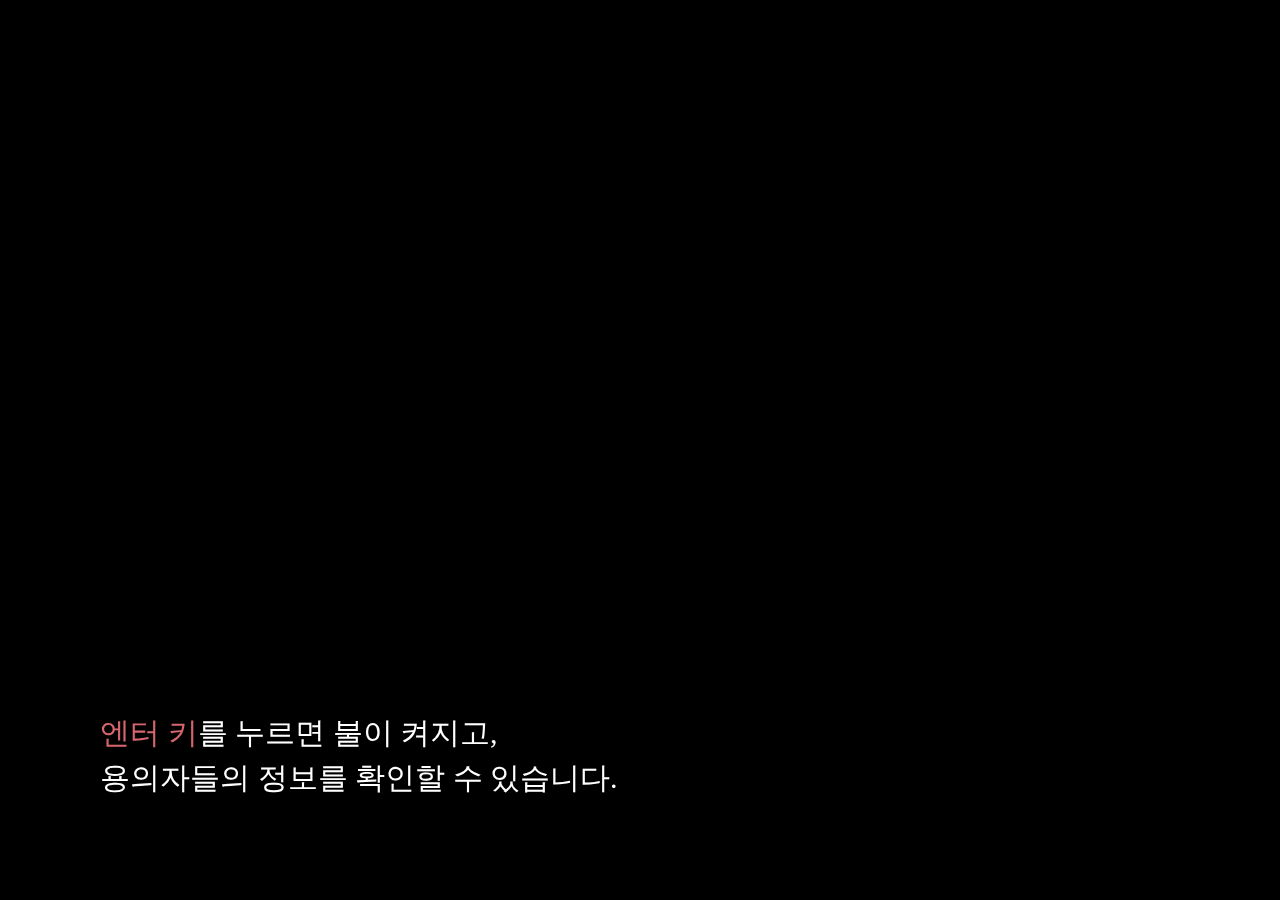
<file: html/suspect.html>
<!DOCTYPE html>
<html lang="en">
<head>
    <meta charset="UTF-8">
    <meta name="viewport" content="width=device-width, initial-scale=1.0">
    <title>shearMadness</title>
    <link rel="stylesheet" href="../css/style.css">
    <script defer src="../script/suspect.js"></script>
</head>
<body>
    <section id="suspect">
        <h2 class="hidden">쉬어매드니스 용의자 캐릭터 페이지</h2>
        <article class="suspect-top">
            <div class="line">
                <ul>
                    <li><img src="../img/deco.svg" alt=""></li>
                    <li><img src="../img/deco.svg" alt=""></li>
                    <li><img src="../img/deco.svg" alt=""></li>
                    <li><img src="../img/deco.svg" alt=""></li>
                    <li><img src="../img/deco.svg" alt=""></li>
                </ul>
            </div>
            <h1 class="logo">
                <a href="../index.html">
                    <img src="../img/logo.svg" alt="">
                </a>
            </h1>

        </article>
        <article class="suspect-bottom">
            <p class="enter-txt"><span>엔터 키</span>를 누르면 불이 켜지고,<br>용의자들의 정보를 확인할 수 있습니다.</p>
            <div class="suspect-content">
                <div class="suspect-init">
                    <div class="left">
                        <div class="salon-sign">
                            <div class="top">
                                <div class="circle1"></div>
                                <div class="square1"></div>
                            </div>
                            <div class="center">
                                <ul>
                                    <li></li>
                                    <li></li>
                                    <li></li>
                                    <li></li>
                                    <li></li>
                                    <li></li>
                                    <li></li>
                                    <li></li>
                                    <li></li>
                                    <li></li>
                                    <li></li>
                                    <li></li>
                                    <li></li>
                                    <li></li>
                                    <li></li>
                                    <li></li>
                                    <li></li>
                                    <li></li>
                                    <li></li>
                                    <li></li>
                                    <li></li>
                                    <li></li>
                                    <li></li>
                                    <li></li>
                                </ul>
                                <p>NEXT</p>
                            </div>
                            <div class="bottom">
                                <div class="square2"></div>
                                <div class="circle2"></div>
                            </div>
                        </div>                        
                    </div>
                    <div class="center" style="background-image: url(../img/lines.svg);">
                        <p class="click-txt">의심되는 용의자를 <span>클릭</span>해 주세요!</p>
                        <ul class="suspect-people">
                            <li><img src="../img/m1.svg" alt=""></li>
                            <li><img src="../img/w1.svg" alt=""></li>
                            <li><img src="../img/m2.svg" alt=""></li>
                            <li><img src="../img/w2.svg" alt=""></li>
                        </ul>
                    </div>
                    <div class="right">
                        <div class="salon-sign">
                            <div class="top">
                                <div class="circle1"></div>
                                <div class="square1"></div>
                            </div>
                            <div class="center">
                                <ul>
                                    <li></li>
                                    <li></li>
                                    <li></li>
                                    <li></li>
                                    <li></li>
                                    <li></li>
                                    <li></li>
                                    <li></li>
                                    <li></li>
                                    <li></li>
                                    <li></li>
                                    <li></li>
                                    <li></li>
                                    <li></li>
                                    <li></li>
                                    <li></li>
                                    <li></li>
                                    <li></li>
                                    <li></li>
                                    <li></li>
                                    <li></li>
                                    <li></li>
                                    <li></li>
                                    <li></li>
                                </ul>
                                <p>NEXT</p>
                            </div>
                            <div class="bottom">
                                <div class="square2"></div>
                                <div class="circle2"></div>
                            </div>
                        </div>
                    </div>
                </div>
                <div class="suspect-box">
                    <ul class="suspect-list">
                        <li class="suspect1">
                            <div class="left"><img src="../img/oh.svg" alt=""></div>
                            <div class="right">
                                <div class="top">
                                    <p>용의자 1</p>
                                    <h2>오준수</h2>
                                    <h3>골동품 판매상</h3>
                                </div>
                                <div class="center">
                                    <p>"되게 무서운 세상이다, 그렇죠?"</p>
                                </div>
                                <div class="bottom">
                                    <p>세련된 외모에 젠틀한 말투.<br>자신이 파는 골동품처럼 묘한 이미지를 갖고 있다.</p>
                                </div>
                            </div>
                        </li>
                        <li class="suspect2">
                            <div class="left"><img src="../img/han.svg" alt=""></div>
                            <div class="right">
                                <div class="top">
                                    <p>용의자 2</p>
                                    <h2>한보현</h2>
                                    <h3>여사</h3>
                                </div>
                                <div class="center">
                                    <p>"미안해요. 도와주고 싶은데,<br>제가 피를 못 봐요."</p>
                                </div>
                                <div class="bottom">
                                    <p>전형적인 사모님.<br>교양 있고 우아한 모습을 사건에 휘말려도 놓지 않으려 한다.</p>
                                </div>
                            </div>
                        </li>
                        <li class="suspect3">
                            <div class="left"><img src="../img/jo.svg" alt=""></div>
                            <div class="right">
                                <div class="top">
                                    <p>용의자 3</p>                             
                                    <h2>조호진</h2>
                                    <h3>쉬어매드니스 원장</h3>
                                </div>
                                <div class="center">
                                    <p>"나는 정말... 내 모든 걸 다 바쳤어요."</p>
                                </div>
                                <div class="bottom">
                                    <p>정열의 오지라퍼지만,<br>정열적인 바이엘 하의 피아노 연주 소리엔 불만을 갖고 있다.</p>
                                </div>
                            </div>
                        </li>
                        <li class="suspect4">
                            <div class="left"><img src="../img/jang.svg" alt=""></div>
                            <div class="right">
                                <div class="top">
                                    <p>용의자 4</p>
                                    <h2>장미숙</h2>
                                    <h3>쉬어매드니스 미용사</h3>
                                </div>
                                <div class="center">
                                    <p>"저는요, 형사님. 남자를 좋아하는 게 아니라<br>사랑을 기다리는 거예요."</p>
                                </div>
                                <div class="bottom">
                                    <p>열정적으로 호감을 사는 아가씨.<br>오준수와의 연애도 열정적으로 진행하고 있다.</p>
                                </div>
                            </div>
                        </li>
                    </ul>
                    <div class="suspect-btn">
                        <img src="../img/prevbtn.svg" alt="prev 버튼" class="suspect-prevbtn">
                        <p>오준수</p>
                        <img src="../img/nextbtn.svg" alt="next 버튼" class="suspect-nextbtn">
                    </div>
                    <a href="#" class="back-btn"><span></span>목록으로</a>
                    <a href="../html/info.html">연극 정보 보기<span></span></a>
                </div>
            </div>

        </article>
    </section>
    <div id="suspect-cursor"></div>
</body>
</html>
</file>
<file: css/style.css>
@charset "UTF-8";
@import url("https://fonts.googleapis.com/css2?family=Playfair+Display&display=swap");
@import url("https://fonts.googleapis.com/css2?family=Noto+Sans+KR&family=Playfair+Display&display=swap");
@font-face {
  font-family: "HY크리스탈M";
  src: url(../font/hy크리스탈m-yoond1004.ttf) format("truetype");
}
* {
  margin: 0;
  padding: 0;
  box-sizing: border-box;
}

ol, ul, li {
  list-style: none;
}

a {
  text-decoration: none;
}

.hidden {
  opacity: 0;
  position: absolute;
  top: -9999999px;
}

#scene1 {
  position: relative;
  width: 100%;
  height: 100vh;
  overflow: hidden;
  background: linear-gradient(to top, #a8edea, #fed6e3);
}
#scene1 .scene1-content {
  width: 100%;
  height: 100%;
}
#scene1 .scene1-content .cloud {
  position: absolute;
  opacity: 0;
  animation-direction: reverse;
}
#scene1 .scene1-content .cloud.cloud1 {
  width: 500px;
  top: 5%;
  left: 0%;
  animation: cloud1 15s linear infinite;
  animation-delay: 1s;
}
#scene1 .scene1-content .cloud.cloud2 {
  width: 300px;
  top: 30%;
  left: 100%;
  animation: cloud2 10s linear infinite;
  animation-delay: 2s;
}
#scene1 .scene1-content .cloud.cloud3 {
  width: 250px;
  top: 50%;
  left: 0%;
  animation: cloud3 10s linear infinite;
  animation-delay: 2s;
}
#scene1 .scene1-content .notes {
  position: absolute;
  width: 150px;
  height: 200px;
  top: 30%;
  left: 62%;
  transform: rotate(40deg);
  display: flex;
  flex-direction: column;
}
#scene1 .scene1-content .notes li {
  width: 50px;
  height: 50px;
  display: flex;
  justify-content: center;
  align-items: center;
  animation: note-anim 2s infinite ease;
  animation-fill-mode: forwards;
  -webkit-animation: note-anim 2s infinite ease;
}
#scene1 .scene1-content .notes li .note1, #scene1 .scene1-content .notes li .note4 {
  width: 30px;
  height: 30px;
}
#scene1 .scene1-content .notes li:nth-of-type(even) {
  margin-left: 10px;
}
#scene1 .scene1-content .scroll-arrow {
  position: fixed;
  bottom: 70px;
  left: 35%;
  width: 20px;
  height: 60px;
  display: flex;
  flex-direction: column;
  align-items: center;
  justify-content: center;
  animation: scroll 2s linear infinite;
}
#scene1 .scene1-content .scroll-arrow li {
  width: 100%;
  height: 100%;
  position: relative;
  transform: rotate(45deg);
  opacity: 0;
  animation: opacity 2s linear infinite;
}
#scene1 .scene1-content .scroll-arrow li:nth-of-type(1) {
  border-right: 3px solid rgba(101, 110, 180, 0.2156862745);
  border-bottom: 3px solid rgba(101, 110, 180, 0.2156862745);
}
#scene1 .scene1-content .scroll-arrow li:nth-of-type(2) {
  border-right: 3px solid rgba(121, 132, 214, 0.658);
  border-bottom: 3px solid rgba(121, 132, 214, 0.658);
}
#scene1 .scene1-content .scroll-arrow li:nth-of-type(3) {
  border-right: 3px solid #656EB4;
  border-bottom: 3px solid #656EB4;
}

#scene2 {
  position: relative;
  width: 100%;
  height: 100vh;
  background: linear-gradient(to top, #545479, #a8edea);
}
#scene2 .scene2-content {
  width: 100%;
  height: 100vh;
  position: fixed;
  top: 0;
  left: 0;
}
#scene2 .scene2-content .title {
  position: absolute;
  top: 7%;
  left: 50%;
  font: bold 7vw/1 "Playfair Display";
  color: #656EB4;
  transform: translateX(-50%);
  transition: 2s;
}
#scene2 .scene2-content .title span {
  width: 100%;
  float: left;
  clip-path: polygon(100% 0, 100% 100%, 0 80%, 0 80%);
  transform: translateY(-50px);
  opacity: 0;
  animation: titleAnimation 3s ease 1;
  animation-fill-mode: forwards;
}
#scene2 .scene2-content .title span::after {
  display: block;
  content: "shear Madness";
  margin-top: -10px;
  transform: rotateX(180deg);
  opacity: 0.05;
}
#scene2 .scene2-content .salon1 {
  position: absolute;
  bottom: 50px;
  left: 50%;
  height: 65%;
  transform: translateX(-50%);
  transition: 1s;
}
#scene2 .scene2-content .salon2 {
  position: absolute;
  bottom: -55%;
  left: 50%;
  height: 65%;
  transform: translateX(-50%) rotateX(180deg);
  opacity: 0.1;
  transition: 1s;
}
#scene2 .scene2-content .liquid {
  position: absolute;
  top: -350px;
  left: 0;
  opacity: 0;
  width: 100%;
  transition: 1s;
}
#scene2 .scene2-content .story {
  display: none;
  position: absolute;
  top: 40%;
  left: 40%;
}
#scene2 .scene2-content .story .story-typing {
  font: 24px/1.5 "HY크리스탈M";
  color: #fff;
}
#scene2 .scene2-content .story .story-typing::after {
  content: "";
  margin-left: 5px;
  border-right: 2px solid #eee;
  animation: cursor 0.9s infinite steps(2);
}
#scene2 .scene2-content .next {
  position: absolute;
  right: -400px;
  bottom: -400px;
  width: 350px;
  height: 350px;
  transition: 1s;
}
#scene2 .scene2-content .next img {
  width: 100%;
  height: 100%;
  object-fit: cover;
  transition: 0.5s;
}
#scene2 .scene2-content .next p {
  position: absolute;
  top: 80%;
  left: 75%;
  transform: translate(-50%, -50%);
  font: bold 30px/1 "Playfair Display";
  letter-spacing: 3px;
  color: #fff;
  transition: 0.5s;
}
#scene2 .scene2-content .next:hover p {
  font-size: 40px;
}
#scene2.on .scene2-content .salon1 {
  left: 20%;
  bottom: 0px;
  width: 350px;
}
#scene2.on .scene2-content .salon2 {
  left: 20%;
  bottom: -450px;
  width: 350px;
}
#scene2.on .scene2-content .title {
  z-index: 1;
  left: 20%;
  top: 30%;
  font-size: 4vw;
  color: #fff;
}
#scene2.on .scene2-content .title span::after {
  display: none;
}
#scene2.on .scene2-content .liquid {
  top: 0;
  opacity: 1;
}
#scene2.on .scene2-content .story {
  display: block;
}
#scene2.on .scene2-content .next {
  right: 0;
  bottom: 0;
}

@keyframes titleAnimation {
  0% {
    transform: translateY(-50px);
    opacity: 0;
    clip-path: polygon(100% 0, 100% 100%, 0 100%, 0 100%);
  }
  100% {
    transform: translateY(0);
    opacity: 1;
    clip-path: polygon(100% 0, 100% 100%, 0 100%, 0 0%);
  }
}
@keyframes cloud1 {
  0% {
    left: 0%;
  }
  10% {
    left: 10%;
    opacity: 1;
  }
  100% {
    left: 100%;
  }
}
@keyframes cloud2 {
  0% {
    left: 100%;
  }
  10% {
    left: 90%;
    opacity: 1;
  }
  100% {
    left: 0%;
  }
}
@keyframes cloud3 {
  0% {
    left: 0%;
  }
  10% {
    left: 10%;
    opacity: 1;
  }
  100% {
    left: 100%;
  }
}
@keyframes opacity {
  0% {
    opacity: 0;
  }
  100% {
    opacity: 1;
  }
}
@keyframes note-anim {
  0% {
    opacity: 0;
    transform: translate(0px, 50px) translateZ(0);
  }
  30% {
    transform: rotate(15deg) translate(-10px, 0px) translateZ(0);
  }
  45% {
    opacity: 1;
  }
  60% {
    transform: rotate(-15deg) translate(10px, -50px) translateZ(0);
  }
  100% {
    opacity: 0;
    transform: rotate(0deg) translate(0px, -80px) translateZ(0);
  }
}
@keyframes scroll {
  0% {
    bottom: 70px;
  }
  100% {
    bottom: 20px;
  }
}
@keyframes cursor {
  0% {
    border-right: 2px solid #ddd;
  }
  100% {
    border-right: 2px solid #eee;
  }
}
#suspect {
  width: 100%;
  height: 100vh;
  background-color: #D9E9ED;
  overflow: hidden;
}
#suspect .suspect-top {
  width: 100%;
  height: 30%;
  display: flex;
  flex-direction: column;
  padding-top: 10px;
}
#suspect .suspect-top .line {
  height: 30%;
  position: relative;
}
#suspect .suspect-top .line ul {
  position: absolute;
  top: 0;
  left: 0;
  width: 500%;
  height: 100%;
  display: flex;
  gap: 20px;
  animation: line 60s linear infinite;
}
#suspect .suspect-top .line ul li {
  width: 20%;
  height: 100%;
}
#suspect .suspect-top .line ul li img {
  width: 100%;
  height: 100%;
  object-fit: cover;
  opacity: 0.2;
}
#suspect .suspect-top .logo {
  width: 100%;
  height: 70%;
  display: flex;
  justify-content: center;
  align-items: center;
}
#suspect .suspect-top .logo a {
  display: block;
  width: 20%;
  height: 100%;
}
#suspect .suspect-top .logo a img {
  width: 100%;
  object-fit: cover;
}
#suspect .suspect-bottom {
  width: 100%;
  height: 70%;
  position: relative;
  padding: 100px;
}
#suspect .suspect-bottom .enter-txt {
  position: absolute;
  z-index: 1;
  left: 100px;
  bottom: 100px;
  font: 30px/1.5 "HY크리스탈M";
  color: #fff;
}
#suspect .suspect-bottom .enter-txt span {
  color: #D6656E;
}
#suspect .suspect-bottom .enter-txt.off {
  display: none;
}
#suspect .suspect-bottom .suspect-content {
  position: relative;
  top: 0;
  left: 0;
  width: 100%;
  height: 100%;
}
#suspect .suspect-bottom .suspect-content .suspect-init {
  display: flex;
  position: relative;
  width: 100%;
  height: 100%;
  top: 0;
  left: 0;
}
#suspect .suspect-bottom .suspect-content .suspect-init > .left {
  display: none;
}
#suspect .suspect-bottom .suspect-content .suspect-init > .center {
  width: 90%;
  height: 100%;
  background-size: cover;
  background-repeat: no-repeat;
  position: absolute;
  top: -50px;
  left: 50%;
  transform: translateX(-50%);
}
#suspect .suspect-bottom .suspect-content .suspect-init > .center .click-txt {
  display: none;
}
#suspect .suspect-bottom .suspect-content .suspect-init > .center .suspect-people {
  position: absolute;
  top: 20%;
  left: 45%;
  transform: translateX(-45%);
  height: 300px;
  width: 80%;
  display: flex;
}
#suspect .suspect-bottom .suspect-content .suspect-init > .center .suspect-people > li {
  flex: 1;
  width: 100%;
  height: 100%;
  cursor: pointer;
}
#suspect .suspect-bottom .suspect-content .suspect-init > .center .suspect-people > li:nth-of-type(even) {
  margin-top: 30px;
}
#suspect .suspect-bottom .suspect-content .suspect-init > .right {
  display: none;
}
#suspect .suspect-bottom .suspect-content .suspect-init.active > .left {
  display: block;
  width: 15%;
  height: 100%;
  position: relative;
}
#suspect .suspect-bottom .suspect-content .suspect-init.active > .left .salon-sign {
  display: flex;
  width: 80px;
  height: 300px;
  padding: 10px;
  flex-direction: column;
  align-items: center;
  position: absolute;
  left: 50%;
  top: 15%;
  transform: translateX(-50%);
}
#suspect .suspect-bottom .suspect-content .suspect-init.active > .left .salon-sign .top {
  flex: 1;
  width: 100%;
  height: 100%;
  display: flex;
  flex-direction: column;
  align-items: center;
  position: relative;
}
#suspect .suspect-bottom .suspect-content .suspect-init.active > .left .salon-sign .top .circle1 {
  width: 90%;
  height: 80%;
  background-color: #ddd;
  border-radius: 50px 50px 0 0;
  box-shadow: 1px 0px 4px 0px rgba(0, 0, 0, 0.3);
}
#suspect .suspect-bottom .suspect-content .suspect-init.active > .left .salon-sign .top .square1 {
  width: 100%;
  height: 20%;
  background-color: #ddd;
  box-shadow: 1px 0px 4px 0px rgba(0, 0, 0, 0.3);
}
#suspect .suspect-bottom .suspect-content .suspect-init.active > .left .salon-sign .center {
  flex: 4;
  width: 85%;
  height: 100%;
  background-color: #fff;
  overflow: hidden;
  border-left: 1px solid #eee;
  box-shadow: 1px 0px 4px 0px rgba(0, 0, 0, 0.3);
}
#suspect .suspect-bottom .suspect-content .suspect-init.active > .left .salon-sign .center ul {
  width: 100%;
  position: relative;
  top: -200%;
  animation: down 15s linear infinite;
}
#suspect .suspect-bottom .suspect-content .suspect-init.active > .left .salon-sign .center ul li {
  width: 100px;
  height: 20px;
  margin-bottom: 20px;
  transform: skewY(30deg);
}
#suspect .suspect-bottom .suspect-content .suspect-init.active > .left .salon-sign .center ul li:nth-of-type(odd) {
  background-color: #ED2124;
}
#suspect .suspect-bottom .suspect-content .suspect-init.active > .left .salon-sign .center ul li:nth-of-type(even) {
  background-color: #323895;
}
#suspect .suspect-bottom .suspect-content .suspect-init.active > .left .salon-sign .center ul:hover {
  animation-play-state: paused;
}
#suspect .suspect-bottom .suspect-content .suspect-init.active > .left .salon-sign .center p {
  writing-mode: vertical-lr;
}
#suspect .suspect-bottom .suspect-content .suspect-init.active > .left .salon-sign .bottom {
  flex: 1;
  width: 100%;
  height: 100%;
  display: flex;
  flex-direction: column;
  align-items: center;
}
#suspect .suspect-bottom .suspect-content .suspect-init.active > .left .salon-sign .bottom .circle2 {
  width: 90%;
  height: 80%;
  background-color: #ddd;
  border-radius: 0 0 50px 50px;
  box-shadow: 1px 0px 4px 0px rgba(0, 0, 0, 0.3);
}
#suspect .suspect-bottom .suspect-content .suspect-init.active > .left .salon-sign .bottom .square2 {
  position: relative;
  z-index: 1;
  width: 100%;
  height: 20%;
  background-color: #ddd;
  box-shadow: 1px 0px 4px 0px rgba(0, 0, 0, 0.3);
}
#suspect .suspect-bottom .suspect-content .suspect-init.active > .left .salon-sign .next2 {
  position: absolute;
  top: 0;
  left: 0;
  width: 100%;
  height: 100%;
}
#suspect .suspect-bottom .suspect-content .suspect-init.active > .left .salon-sign .next2 img {
  width: 100%;
  height: 100%;
  object-fit: cover;
}
#suspect .suspect-bottom .suspect-content .suspect-init.active > .center {
  display: block;
  width: 85%;
  height: 100%;
  margin: 0 20px;
  position: relative;
  background-size: auto;
  top: auto;
  left: auto;
  transform: translateX(0);
}
#suspect .suspect-bottom .suspect-content .suspect-init.active > .center .click-txt {
  display: block;
  position: absolute;
  left: 30px;
  top: 0;
  color: #656EB3;
  font: 22px/1 "HY크리스탈M";
}
#suspect .suspect-bottom .suspect-content .suspect-init.active > .center .click-txt span {
  color: #D6656E;
}
#suspect .suspect-bottom .suspect-content .suspect-init.active > .center .suspect-people {
  position: absolute;
  top: 20%;
  left: 50%;
  transform: translateX(-50%);
  height: 300px;
  width: 80%;
  display: flex;
}
#suspect .suspect-bottom .suspect-content .suspect-init.active > .center .suspect-people > li {
  flex: 1;
  width: 100%;
  height: 100%;
  cursor: pointer;
}
#suspect .suspect-bottom .suspect-content .suspect-init.active > .center .suspect-people > li img {
  transition: 0.5s;
}
#suspect .suspect-bottom .suspect-content .suspect-init.active > .center .suspect-people > li:hover img {
  transform: scale(1.2);
}
#suspect .suspect-bottom .suspect-content .suspect-init.active > .center .suspect-people > li:nth-of-type(even) {
  margin-top: 30px;
}
#suspect .suspect-bottom .suspect-content .suspect-init.active > .right {
  display: block;
  width: 15%;
  height: 100%;
  position: relative;
}
#suspect .suspect-bottom .suspect-content .suspect-init.active > .right .salon-sign {
  display: flex;
  width: 80px;
  height: 300px;
  padding: 10px;
  flex-direction: column;
  align-items: center;
  position: absolute;
  left: 50%;
  top: 15%;
  transform: translateX(-50%);
}
#suspect .suspect-bottom .suspect-content .suspect-init.active > .right .salon-sign .top {
  flex: 1;
  width: 100%;
  height: 100%;
  display: flex;
  flex-direction: column;
  align-items: center;
  position: relative;
}
#suspect .suspect-bottom .suspect-content .suspect-init.active > .right .salon-sign .top .circle1 {
  width: 90%;
  height: 80%;
  background-color: #ddd;
  border-radius: 50px 50px 0 0;
  box-shadow: 1px 0px 4px 0px rgba(0, 0, 0, 0.3);
}
#suspect .suspect-bottom .suspect-content .suspect-init.active > .right .salon-sign .top .square1 {
  width: 100%;
  height: 20%;
  background-color: #ddd;
  box-shadow: 1px 0px 4px 0px rgba(0, 0, 0, 0.3);
}
#suspect .suspect-bottom .suspect-content .suspect-init.active > .right .salon-sign .center {
  flex: 4;
  width: 85%;
  height: 100%;
  background-color: #fff;
  overflow: hidden;
  border-left: 1px solid #eee;
  box-shadow: 1px 0px 4px 0px rgba(0, 0, 0, 0.3);
}
#suspect .suspect-bottom .suspect-content .suspect-init.active > .right .salon-sign .center ul {
  width: 100%;
  position: relative;
  top: -200%;
  animation: down 15s linear infinite;
}
#suspect .suspect-bottom .suspect-content .suspect-init.active > .right .salon-sign .center ul li {
  width: 100px;
  height: 20px;
  margin-bottom: 20px;
  transform: skewY(30deg);
}
#suspect .suspect-bottom .suspect-content .suspect-init.active > .right .salon-sign .center ul li:nth-of-type(odd) {
  background-color: #ED2124;
}
#suspect .suspect-bottom .suspect-content .suspect-init.active > .right .salon-sign .center ul li:nth-of-type(even) {
  background-color: #323895;
}
#suspect .suspect-bottom .suspect-content .suspect-init.active > .right .salon-sign .center ul:hover {
  animation-play-state: paused;
}
#suspect .suspect-bottom .suspect-content .suspect-init.active > .right .salon-sign .center p {
  writing-mode: vertical-lr;
}
#suspect .suspect-bottom .suspect-content .suspect-init.active > .right .salon-sign .bottom {
  flex: 1;
  width: 100%;
  height: 100%;
  display: flex;
  flex-direction: column;
  align-items: center;
}
#suspect .suspect-bottom .suspect-content .suspect-init.active > .right .salon-sign .bottom .circle2 {
  width: 90%;
  height: 80%;
  background-color: #ddd;
  border-radius: 0 0 50px 50px;
  box-shadow: 1px 0px 4px 0px rgba(0, 0, 0, 0.3);
}
#suspect .suspect-bottom .suspect-content .suspect-init.active > .right .salon-sign .bottom .square2 {
  position: relative;
  z-index: 1;
  width: 100%;
  height: 20%;
  background-color: #ddd;
  box-shadow: 1px 0px 4px 0px rgba(0, 0, 0, 0.3);
}
#suspect .suspect-bottom .suspect-content .suspect-init.active > .right .salon-sign .next2 {
  position: absolute;
  top: 0;
  left: 0;
  width: 100%;
  height: 100%;
}
#suspect .suspect-bottom .suspect-content .suspect-init.active > .right .salon-sign .next2 img {
  width: 100%;
  height: 100%;
  object-fit: cover;
}
#suspect .suspect-bottom .suspect-content .suspect-box {
  width: 100%;
  height: 100%;
  display: none;
  position: relative;
}
#suspect .suspect-bottom .suspect-content .suspect-box .suspect-list {
  flex: 8;
  width: 100%;
  height: 90%;
  position: relative;
  top: 50%;
  transform: translateY(-50%);
}
#suspect .suspect-bottom .suspect-content .suspect-box .suspect-list > li {
  display: none;
  width: 100%;
  height: 100%;
  position: absolute;
  top: 0;
  left: 0;
  align-items: center;
  gap: 20px;
}
#suspect .suspect-bottom .suspect-content .suspect-box .suspect-list > li > .left {
  width: 90%;
  height: 90%;
  flex: 1;
  display: flex;
  justify-content: center;
  align-items: center;
  overflow: hidden;
}
#suspect .suspect-bottom .suspect-content .suspect-box .suspect-list > li > .left > img {
  height: 100%;
  object-fit: cover;
}
#suspect .suspect-bottom .suspect-content .suspect-box .suspect-list > li > .right {
  flex: 1;
  height: 80%;
  padding: 0 50px;
  font-family: "HY크리스탈M";
  background-color: rgba(255, 255, 255, 0.6);
  border-radius: 20px;
  display: flex;
  flex-direction: column;
  justify-content: space-evenly;
}
#suspect .suspect-bottom .suspect-content .suspect-box .suspect-list > li > .right > .top > p {
  font-size: 18px;
  color: #999;
  margin-bottom: 7px;
}
#suspect .suspect-bottom .suspect-content .suspect-box .suspect-list > li > .right > .top h2 {
  display: inline-block;
  font-size: 36px;
  margin-right: 7px;
}
#suspect .suspect-bottom .suspect-content .suspect-box .suspect-list > li > .right > .top h3 {
  color: #000;
  display: inline-block;
  font-size: 18px;
  font-weight: normal;
}
#suspect .suspect-bottom .suspect-content .suspect-box .suspect-list > li > .right > .center > p {
  font-size: 26px;
  line-height: 1.5;
}
#suspect .suspect-bottom .suspect-content .suspect-box .suspect-list > li > .right > .bottom > p {
  font-size: 20px;
  color: #000;
  line-height: 1.5;
}
#suspect .suspect-bottom .suspect-content .suspect-box .suspect-list > li:nth-of-type(even) > .right {
  border: 4px double #d5646d;
}
#suspect .suspect-bottom .suspect-content .suspect-box .suspect-list > li:nth-of-type(even) > .right > .center p {
  color: #d5646d;
}
#suspect .suspect-bottom .suspect-content .suspect-box .suspect-list > li:nth-of-type(odd) > .right {
  border: 4px double #656eb3;
}
#suspect .suspect-bottom .suspect-content .suspect-box .suspect-list > li:nth-of-type(odd) > .right > .center p {
  color: #656eb3;
}
#suspect .suspect-bottom .suspect-content .suspect-box .suspect-list > li.on {
  display: flex;
}
#suspect .suspect-bottom .suspect-content .suspect-box .suspect-btn {
  flex: 1;
  height: 100%;
  display: flex;
  flex-direction: column;
  justify-content: center;
  align-items: center;
  padding: 50px;
}
#suspect .suspect-bottom .suspect-content .suspect-box .suspect-btn img {
  flex: 1;
  width: 150px;
  transition: 1s;
  cursor: pointer;
}
#suspect .suspect-bottom .suspect-content .suspect-box .suspect-btn img:hover {
  transform: scale(1.2);
}
#suspect .suspect-bottom .suspect-content .suspect-box .suspect-btn p {
  flex: 1;
  width: 100%;
  height: 100%;
  display: flex;
  justify-content: center;
  align-items: center;
  font: 30px/1 "HY크리스탈M";
}
#suspect .suspect-bottom .suspect-content .suspect-box a {
  font: 18px/1 "HY크리스탈M";
  color: #000;
  position: absolute;
  display: flex;
  align-items: center;
}
#suspect .suspect-bottom .suspect-content .suspect-box a:nth-of-type(1) {
  top: -20px;
  left: 0;
}
#suspect .suspect-bottom .suspect-content .suspect-box a:nth-of-type(2) {
  bottom: -20px;
  right: 0;
}
#suspect .suspect-bottom .suspect-content .suspect-box a span {
  display: inline-block;
  position: relative;
  width: 0px;
  height: 1px;
  background-color: #000;
  margin: 0px 10px;
  transition: 0.5s;
}
#suspect .suspect-bottom .suspect-content .suspect-box a:hover > span {
  width: 100px;
}
#suspect .suspect-bottom .suspect-content .suspect-box a:hover:nth-of-type(1) > span::before {
  display: block;
  content: "";
  position: absolute;
  height: 1px;
  width: 10px;
  transform: rotate(-45deg);
  background-color: #000;
  left: -1px;
  top: -3px;
}
#suspect .suspect-bottom .suspect-content .suspect-box a:hover:nth-of-type(1) > span::after {
  display: block;
  content: "";
  position: absolute;
  height: 1px;
  width: 10px;
  transform: rotate(45deg);
  background-color: #000;
  left: -1px;
  top: 3px;
}
#suspect .suspect-bottom .suspect-content .suspect-box a:hover:nth-of-type(2) > span::before {
  display: block;
  content: "";
  position: absolute;
  height: 1px;
  width: 10px;
  transform: rotate(45deg);
  background-color: #000;
  right: -1px;
  top: -3px;
}
#suspect .suspect-bottom .suspect-content .suspect-box a:hover:nth-of-type(2) > span::after {
  display: block;
  content: "";
  position: absolute;
  height: 1px;
  width: 10px;
  transform: rotate(-45deg);
  background-color: #000;
  right: -1px;
  top: 3px;
}
#suspect .suspect-bottom .suspect-content .suspect-box.active {
  display: flex;
}

#suspect-cursor {
  font-size: 30px;
  width: 10em;
  height: 10em;
  background: #000;
  background: radial-gradient(circle, rgba(0, 0, 0, 0) 0%, rgba(0, 0, 0, 0.9) 70%, rgba(0, 0, 0, 0.1) 100%);
  position: fixed;
  border-radius: 50%;
  box-shadow: 0 0 0 5000px #000, 1em -1em 0 5000px #000, -1em 1em 0 5000px #000, -1em -1em 0 5000px #000;
  cursor: none;
}
#suspect-cursor::after {
  content: "";
  position: absolute;
  top: 0;
  left: 0;
  right: 0;
  bottom: 0;
  background-color: #000;
  border-radius: 50%;
  opacity: 0;
  transition: 0.5s linear;
}
#suspect-cursor.out::after {
  opacity: 1;
}

@keyframes line {
  0% {
    left: 0;
  }
  100% {
    left: -100%;
  }
}
@keyframes down {
  0% {
    top: -200%;
  }
  100% {
    top: 0%;
  }
}
#info {
  width: 100%;
  position: relative;
  background-color: #212121;
}
#info .info-inner {
  width: 1250px;
  height: 100%;
  margin: 0 auto;
}
#info .info-inner article {
  width: 100%;
  padding-top: 50px;
}
#info .info-inner article.information > h2 {
  width: 100%;
  height: 250px;
  display: flex;
  justify-content: flex-start;
  margin-bottom: 50px;
}
#info .info-inner article.information > h2 a {
  display: flex;
  justify-content: center;
  align-items: flex-start;
  width: 30%;
  height: 100%;
}
#info .info-inner article.information > h2 a img {
  height: 100%;
  object-fit: cover;
}
#info .info-inner article.information .explain {
  display: flex;
  justify-content: space-between;
  position: relative;
  width: 100%;
  height: 480px;
  margin-bottom: 100px;
}
#info .info-inner article.information .explain .poster {
  width: 380px;
  height: 480px;
  background-color: #545479;
  position: relative;
  border-radius: 20px;
}
#info .info-inner article.information .explain .poster img {
  position: absolute;
  top: 50%;
  left: 50%;
  width: 300px;
  height: 400px;
  transform: translate(-50%, -50%);
}
#info .info-inner article.information .explain .poster .light {
  position: absolute;
  top: 50%;
  left: 50%;
  width: 300px;
  height: 400px;
  transform: translate(-50%, -50%);
  box-shadow: inset 0px 0px 5px 3px rgba(0, 0, 0, 0.5);
  overflow: hidden;
  z-index: 1;
}
#info .info-inner article.information .explain .poster .light .light-line {
  animation: lightdown 3s ease infinite;
  animation-delay: 3s;
  position: absolute;
  top: -280px;
  width: 500px;
  height: 130px;
  transform: skewY(-30deg);
}
#info .info-inner article.information .explain .poster .light .light-line span {
  display: block;
  width: 500px;
  background-color: rgba(255, 255, 255, 0.2);
}
#info .info-inner article.information .explain .poster .light .light-line span:nth-of-type(1) {
  height: 100px;
}
#info .info-inner article.information .explain .poster .light .light-line span:nth-of-type(2) {
  margin-top: 10px;
  height: 20px;
}
#info .info-inner article.information .explain .poster > ul {
  position: absolute;
  display: flex;
}
#info .info-inner article.information .explain .poster > ul > li {
  width: 20px;
  height: 20px;
  background: radial-gradient(circle, rgb(255, 255, 255) 0%, rgb(248, 252, 70) 100%);
  border-radius: 50%;
  animation: onoff 2s linear infinite;
}
#info .info-inner article.information .explain .poster > ul:nth-of-type(1) {
  width: 300px;
  top: 10px;
  left: 40px;
  justify-content: space-around;
}
#info .info-inner article.information .explain .poster > ul:nth-of-type(2) {
  height: 480px;
  flex-direction: column;
  top: 0px;
  left: 10px;
  justify-content: space-evenly;
}
#info .info-inner article.information .explain .poster > ul:nth-of-type(3) {
  width: 300px;
  bottom: 10px;
  left: 40px;
  justify-content: space-around;
}
#info .info-inner article.information .explain .poster > ul:nth-of-type(4) {
  height: 480px;
  flex-direction: column;
  top: 0px;
  right: 10px;
  justify-content: space-evenly;
}
#info .info-inner article.information .explain p {
  margin-top: 20px;
  font: 20px/2 "NotoSansKR";
  color: #eee;
}
#info .info-inner article.information .explain p > span:nth-of-type(1) {
  font: 30px/1 "HY크리스탈M";
  color: #fff;
}
#info .info-inner article.information .explain p > span:nth-of-type(2), #info .info-inner article.information .explain p > span:nth-of-type(3) {
  font-weight: bold;
}
#info .info-inner article.information .explain .keyword {
  position: absolute;
  right: 0;
  bottom: 10px;
  display: flex;
  gap: 15px;
}
#info .info-inner article.information .explain .keyword li {
  display: flex;
  justify-content: center;
  align-items: center;
  padding: 10px 40px;
  background-color: #fff;
  border-radius: 15px;
  color: #D6656E;
  box-shadow: 1px 1px 2px 1px rgba(255, 255, 255, 0.4);
  font: bold 16px/1 "NotoSansKR";
  letter-spacing: 1px;
}
#info .info-inner article.information .casting {
  width: 100%;
  height: auto;
}
#info .info-inner article.information .casting > h2 {
  width: 100%;
  height: 200px;
  display: flex;
  justify-content: end;
  align-items: center;
}
#info .info-inner article.information .casting > h2 > img {
  display: flex;
  width: 350px;
  height: 100%;
  justify-content: center;
  align-items: center;
}
#info .info-inner article.information .casting .casting-value {
  display: flex;
  flex-direction: column;
  justify-content: space-around;
  align-items: center;
  width: 100%;
  padding-top: 50px;
  background-color: rgba(255, 255, 255, 0.1);
  border-radius: 50px;
}
#info .info-inner article.information .casting .casting-value > li {
  width: 100%;
  height: 200px;
  display: flex;
  justify-content: center;
  align-items: center;
}
#info .info-inner article.information .casting .casting-value > li > ul {
  display: flex;
  width: 45%;
  justify-content: space-around;
  position: relative;
}
#info .info-inner article.information .casting .casting-value > li > ul > li {
  width: 100px;
  height: 100px;
  border-radius: 50%;
  position: relative;
}
#info .info-inner article.information .casting .casting-value > li > ul > li .casting-circle {
  width: 100px;
  height: 100px;
  border-radius: 50%;
  overflow: hidden;
}
#info .info-inner article.information .casting .casting-value > li > ul > li .casting-circle img {
  width: 100%;
  height: 100%;
  object-fit: cover;
}
#info .info-inner article.information .casting .casting-value > li > ul > li > p {
  position: absolute;
  width: 100%;
  height: 100%;
  border-radius: 50%;
  background-color: rgba(0, 0, 0, 0.7);
  top: 0;
  left: 0;
  transform-origin: top;
  transform: rotateZ(35deg);
  display: flex;
  justify-content: center;
  align-items: center;
  color: #fff;
  opacity: 0;
  transition: 0.5s;
}
#info .info-inner article.information .casting .casting-value > li > ul > li:hover > p {
  animation: hover-rotate 0.5s linear;
  animation-fill-mode: forwards;
}
#info .info-inner article.information .casting .casting-value > li > ul::before {
  display: block;
  width: 100%;
  height: 20px;
  text-align: center;
  font: 18px/20px "NotoSansKR";
  color: #eee;
  position: absolute;
  top: -50px;
  letter-spacing: 1px;
}
#info .info-inner article.information .casting .casting-value > li > ul.jo::before {
  content: "쉬어매드니스 원장 조호진役";
}
#info .info-inner article.information .casting .casting-value > li > ul.jang::before {
  content: "쉬어매드니스 미용사 장미숙役";
}
#info .info-inner article.information .casting .casting-value > li > ul.oh::before {
  content: "골동품 판매상 오준수役";
}
#info .info-inner article.information .casting .casting-value > li > ul.han::before {
  content: "여사 한보현役";
}
#info .info-inner article.information .casting .casting-value > li > ul.gang::before {
  content: "형사 강우진役";
}
#info .info-inner article.information .casting .casting-value > li > ul.young::before {
  content: "형사 조영민役";
}
#info .info-inner article.schedule {
  position: relative;
  margin-top: 50px;
}
#info .info-inner article.schedule > h2 {
  width: 100%;
  height: 200px;
  display: flex;
  justify-content: start;
  align-items: center;
}
#info .info-inner article.schedule > h2 > img {
  display: flex;
  width: 800px;
  height: 100%;
  justify-content: center;
  align-items: center;
}
#info .info-inner article.schedule .schedule-wrap {
  width: 100%;
  height: 2800px;
  position: relative;
}
#info .info-inner article.schedule .schedule-wrap .schedule-table {
  width: 60%;
  position: absolute;
  top: 0;
  left: 0;
  background-color: #fff;
  border-collapse: collapse;
  text-align: center;
  padding: 20px;
}
#info .info-inner article.schedule .schedule-wrap .schedule-table thead {
  background-color: #D6656E;
}
#info .info-inner article.schedule .schedule-wrap .schedule-table thead tr th {
  padding: 20px 0;
  color: #fff;
  border: none;
}
#info .info-inner article.schedule .schedule-wrap .schedule-table tbody tr td {
  padding: 5px 7px;
  border: 1px solid #eee;
  user-select: none;
}
#info .info-inner article.schedule .schedule-wrap .schedule-table tbody tr td:last-of-type {
  border-right: none;
}
#info .info-inner article.schedule .schedule-wrap .schedule-table tbody tr td:hover {
  background-color: #fed6e3;
}
#info .info-inner article.schedule .schedule-wrap .ticketing {
  width: 35%;
  position: sticky;
  position: -webkit-sticky;
  top: 10%;
  left: 100%;
  background-color: #ffffff;
  border-radius: 20px;
  padding: 50px;
}
#info .info-inner article.schedule .schedule-wrap .ticketing h2 {
  font: bold26px/1 "arial";
  text-align: center;
  margin-bottom: 30px;
}
#info .info-inner article.schedule .schedule-wrap .ticketing .dayoftheweek {
  width: 100%;
  display: flex;
  justify-content: space-around;
  background-color: #D6656E;
  border-radius: 15px;
  margin-bottom: 20px;
}
#info .info-inner article.schedule .schedule-wrap .ticketing .dayoftheweek > li {
  padding: 5px 0;
  color: #fff;
}
#info .info-inner article.schedule .schedule-wrap .ticketing .calendar {
  width: 100%;
  display: flex;
  flex-direction: column;
  margin-bottom: 50px;
}
#info .info-inner article.schedule .schedule-wrap .ticketing .calendar > li > ul {
  width: 100%;
  display: flex;
  justify-content: space-around;
}
#info .info-inner article.schedule .schedule-wrap .ticketing .calendar > li > ul > li a {
  display: flex;
  width: 35px;
  height: 35px;
  border-radius: 50%;
  justify-content: center;
  align-items: center;
  color: #000;
}
#info .info-inner article.schedule .schedule-wrap .ticketing .calendar > li > ul > li a.today {
  background-color: #D6656E;
  color: #fff;
  font-weight: bold;
}
#info .info-inner article.schedule .schedule-wrap .ticketing .calendar > li > ul > li a.click-none {
  pointer-events: none;
}
#info .info-inner article.schedule .schedule-wrap .ticketing .turn {
  width: 100%;
}
#info .info-inner article.schedule .schedule-wrap .ticketing .turn > p {
  font: 14px/1 "NotoSansKR";
  margin-bottom: 20px;
}
#info .info-inner article.schedule .schedule-wrap .ticketing .turn > ul {
  margin: 10px 0;
  display: none;
  justify-content: space-around;
  background-color: #f8f8f8;
  padding: 20px 0;
  border-radius: 20px;
}
#info .info-inner article.schedule .schedule-wrap .ticketing .turn > ul li a {
  color: #000;
}
#info .info-inner article.schedule .schedule-wrap .ticketing .turn > ul li a.active {
  text-decoration: underline;
  font-weight: bold;
}
#info .info-inner article.schedule .schedule-wrap .ticketing .turn > ul.active {
  display: flex;
}
#info .info-inner article.schedule .schedule-wrap .ticketing .turn > span {
  font: 14px/1 "NotoSansKR";
}
#info .info-inner article.schedule .schedule-wrap .ticketing .ticketing-btns {
  margin-top: 50px;
  display: flex;
  flex-direction: column;
  gap: 20px;
}
#info .info-inner article.schedule .schedule-wrap .ticketing .ticketing-btns > li a {
  display: flex;
  justify-content: center;
  align-items: center;
  padding: 15px;
  border-radius: 15px;
  background-color: #D6656E;
  color: #fff;
  font: 16px/1 "NotoSansKR";
  box-shadow: inset 2px 2px 2px 0px rgba(255, 255, 255, 0.5);
}
#info .info-inner article.schedule .schedule-wrap .ticketing .ticketing-btns > li a > div {
  display: flex;
  overflow: hidden;
  text-shadow: 0 16px 0 #fff;
}
#info .info-inner article.schedule .schedule-wrap .ticketing .ticketing-btns > li a > div span {
  display: block;
  backface-visibility: hidden;
  transition: transform 0.5s ease;
}
#info .info-inner article.schedule .schedule-wrap .ticketing .ticketing-btns > li a > div span:nth-child(1) {
  transition-delay: 0.05s;
}
#info .info-inner article.schedule .schedule-wrap .ticketing .ticketing-btns > li a > div span:nth-child(2) {
  transition-delay: 0.1s;
}
#info .info-inner article.schedule .schedule-wrap .ticketing .ticketing-btns > li a > div span:nth-child(3) {
  transition-delay: 0.15s;
}
#info .info-inner article.schedule .schedule-wrap .ticketing .ticketing-btns > li a > div span:nth-child(4) {
  transition-delay: 0.2s;
}
#info .info-inner article.schedule .schedule-wrap .ticketing .ticketing-btns > li a > div span:nth-child(5) {
  transition-delay: 0.25s;
}
#info .info-inner article.schedule .schedule-wrap .ticketing .ticketing-btns > li a > div span:nth-child(6) {
  transition-delay: 0.3s;
}
#info .info-inner article.schedule .schedule-wrap .ticketing .ticketing-btns > li a > div span:nth-child(7) {
  transition-delay: 0.35s;
}
#info .info-inner article.schedule .schedule-wrap .ticketing .ticketing-btns > li a > div span:nth-child(8) {
  transition-delay: 0.4s;
}
#info .info-inner article.schedule .schedule-wrap .ticketing .ticketing-btns > li a > div span:nth-child(9) {
  transition-delay: 0.45s;
}
#info .info-inner article.schedule .schedule-wrap .ticketing .ticketing-btns > li a > div span:nth-child(10) {
  transition-delay: 0.5s;
}
#info .info-inner article.schedule .schedule-wrap .ticketing .ticketing-btns > li a > div span:nth-child(11) {
  transition-delay: 0.55s;
}
#info .info-inner article.schedule .schedule-wrap .ticketing .ticketing-btns > li a:hover span {
  transform: translateY(-16px) translateZ(0);
}
#info .info-inner article.theater {
  position: relative;
  margin-top: 150px;
  padding-bottom: 200px;
}
#info .info-inner article.theater > h2 {
  width: 100%;
  height: 200px;
  display: flex;
  justify-content: end;
  align-items: center;
}
#info .info-inner article.theater > h2 > img {
  display: flex;
  width: 350px;
  height: 100%;
  justify-content: center;
  align-items: center;
}
#info .info-inner article.theater .theater-txt {
  margin-top: 50px;
  display: flex;
  justify-content: space-between;
  width: 100%;
}
#info .info-inner article.theater .theater-txt > div h3 {
  font: bold 20px/2 "NotoSansKR";
  color: #eee;
  margin-bottom: 20px;
}
#info .info-inner article.theater .theater-txt > div ul li {
  font: 16px/2 "NotoSansKR";
  color: #eee;
}

#info-navi {
  position: fixed;
  z-index: 1;
  top: 50%;
  right: 50px;
  padding: 30px 15px;
  border-radius: 20px;
  background-color: #D6656E;
  box-shadow: inset -2px 0px 2px 0px rgba(255, 255, 255, 0.3);
}
#info-navi li > a {
  display: flex;
  justify-content: center;
  align-items: center;
  padding: 15px;
  font: normal 18px/1 "NotoSansKR";
  color: #fff;
  border-bottom: 1px solid rgb(255, 220, 220);
}
#info-navi li:first-of-type > a {
  font-weight: bold;
}
#info-navi li:last-of-type > a {
  font-weight: bold;
  border-bottom: none;
}

@keyframes onoff {
  0% {
    background: radial-gradient(circle, rgb(255, 255, 255) 0%, rgb(248, 252, 70) 100%);
  }
  100% {
    background: radial-gradient(circle, rgb(255, 255, 255) 0%, rgb(136, 138, 41) 100%);
  }
}
@keyframes lightdown {
  0% {
    top: -280px;
  }
  100% {
    top: 500px;
  }
}
@keyframes hover-rotate {
  0% {
    opacity: 0;
    transform: rotateZ(35deg);
  }
  100% {
    opacity: 1;
    transform: rotateZ(0deg);
  }
}
@keyframes btn {
  0% {
    left: -200%;
  }
  100% {
    left: 100%;
  }
}

/*# sourceMappingURL=style.css.map */
</file>
